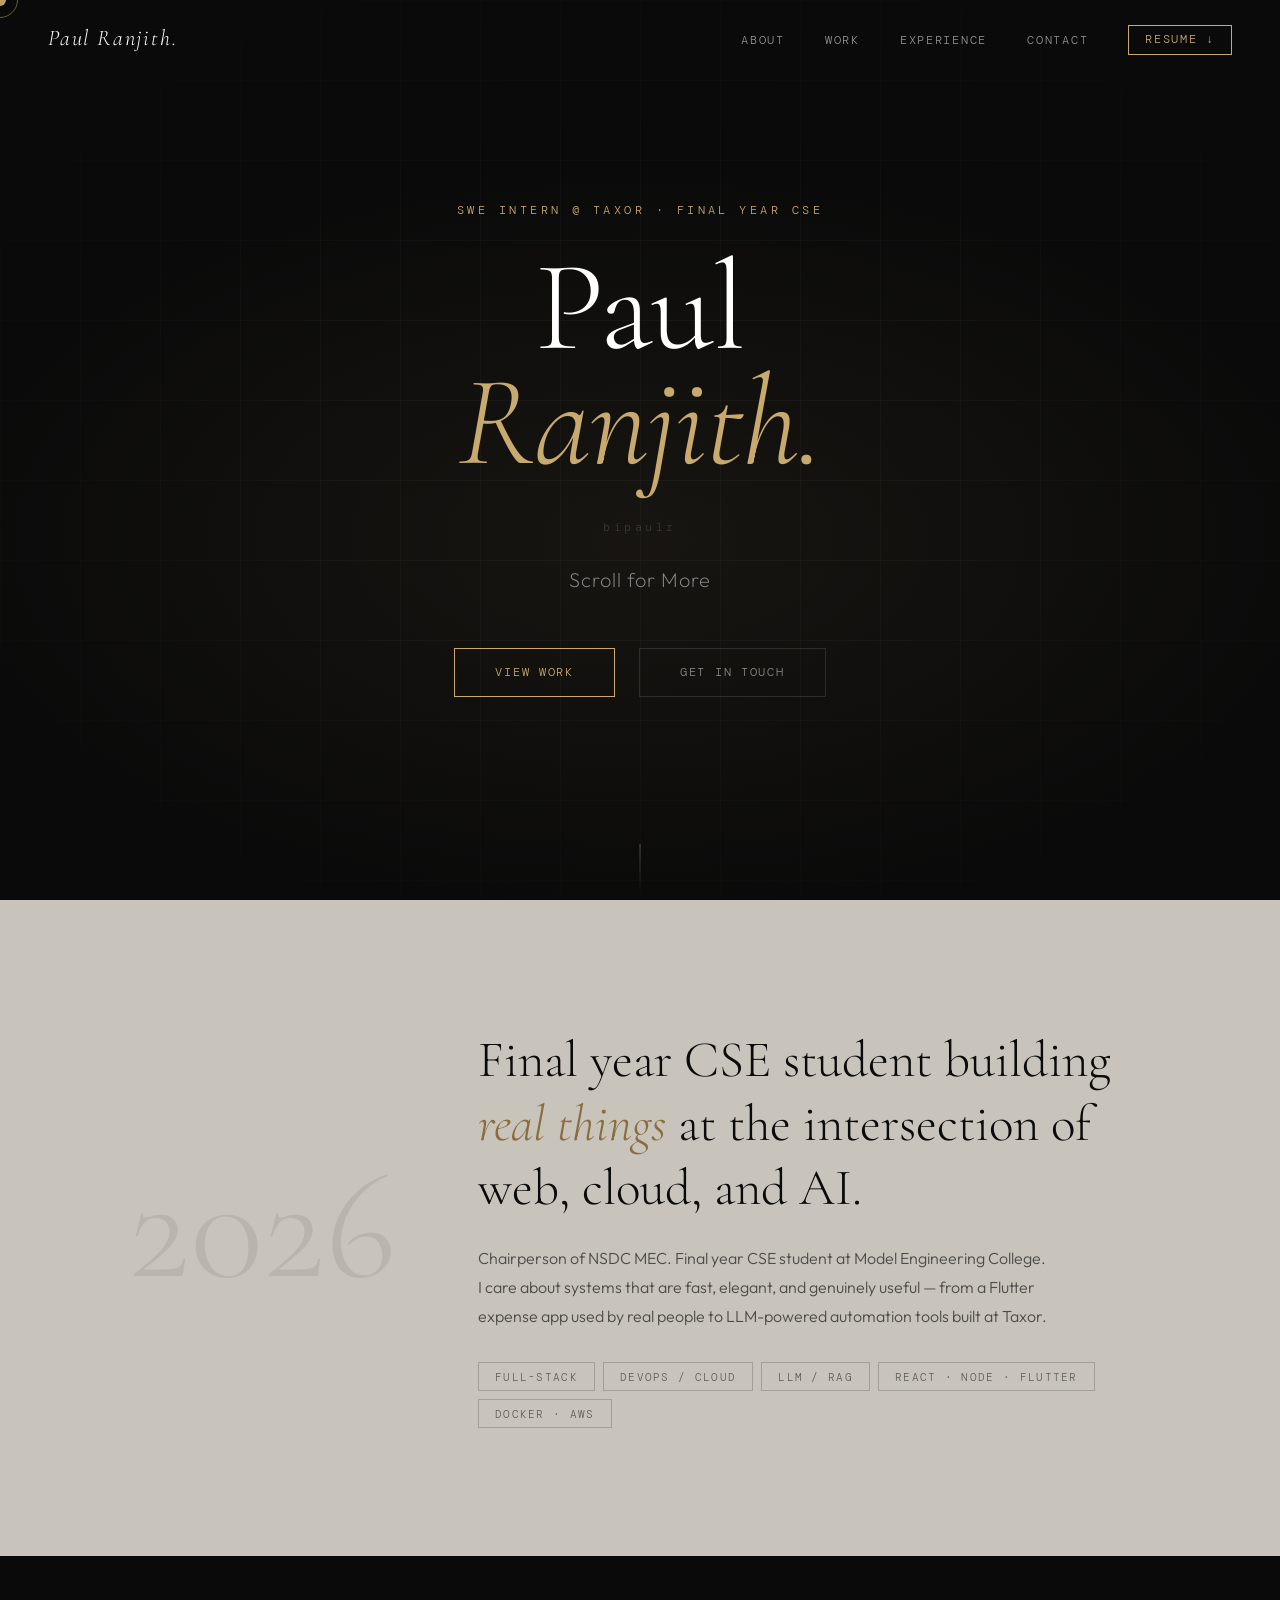
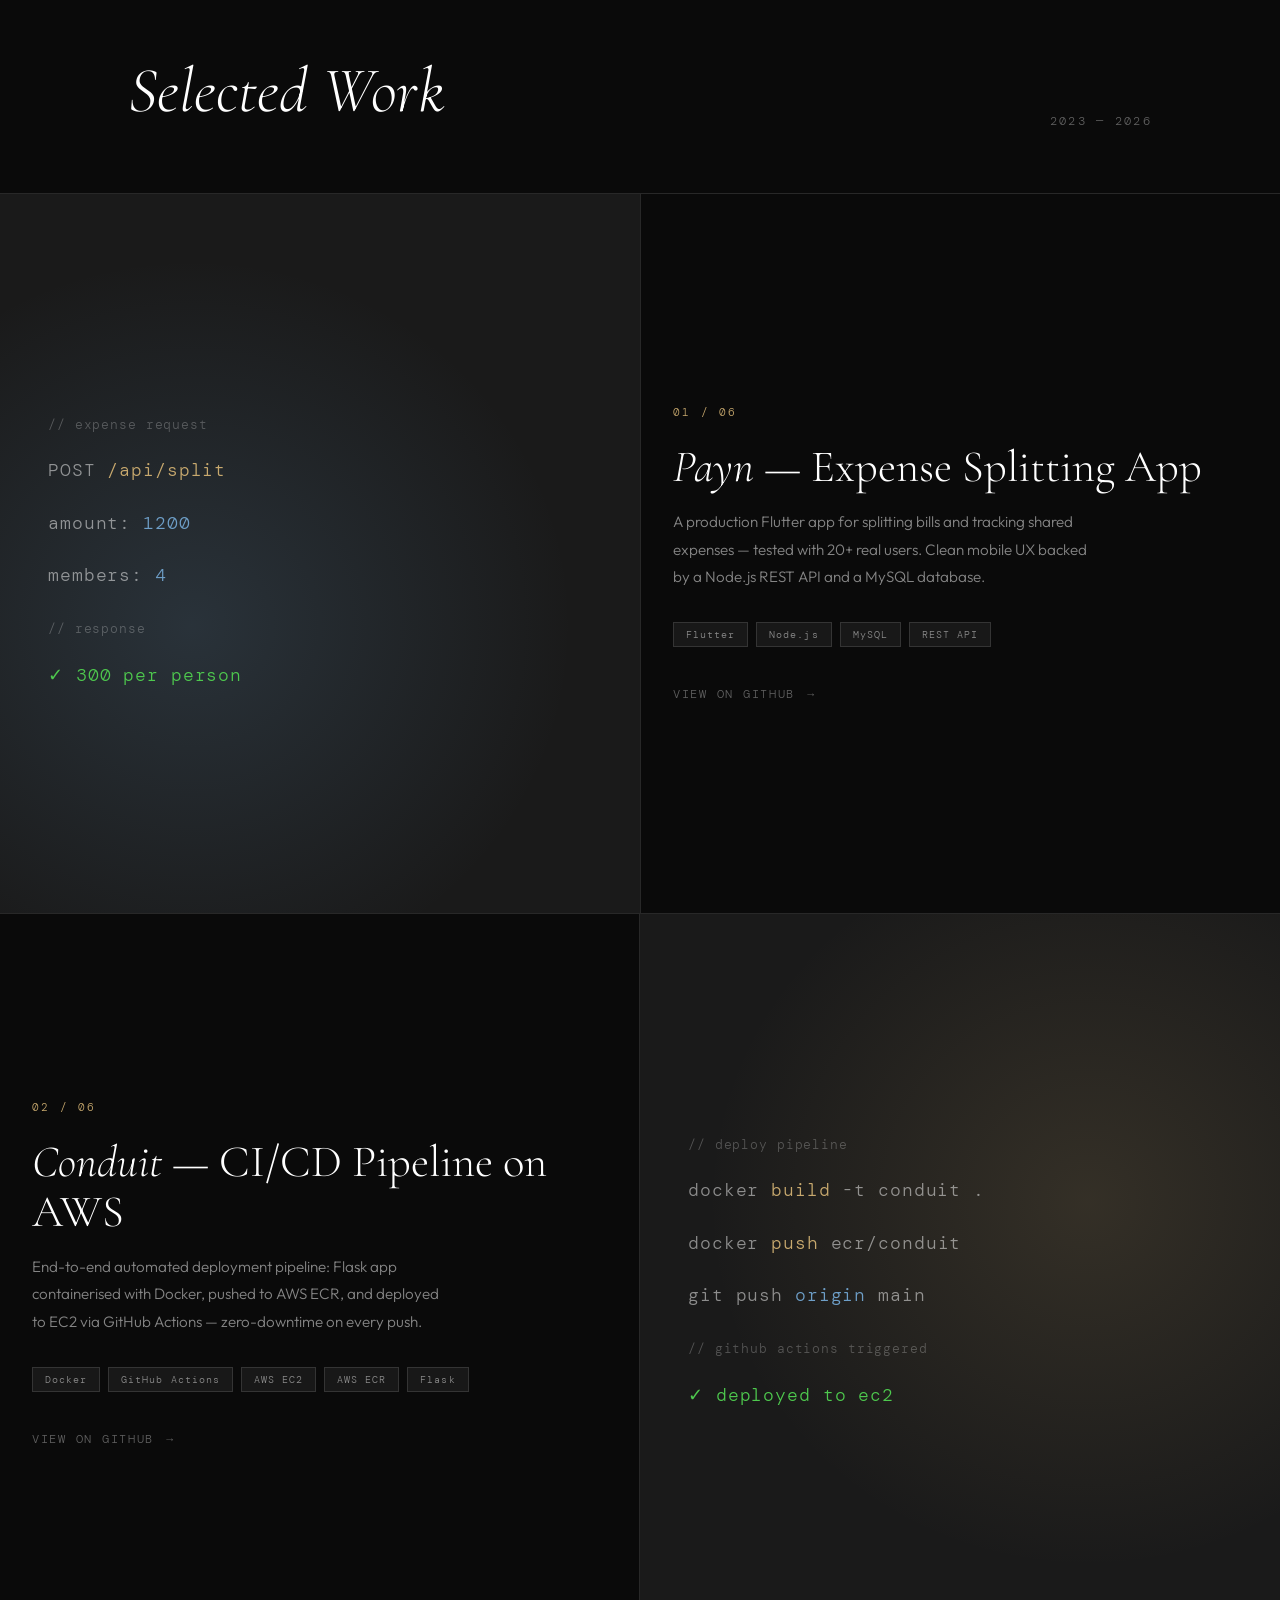
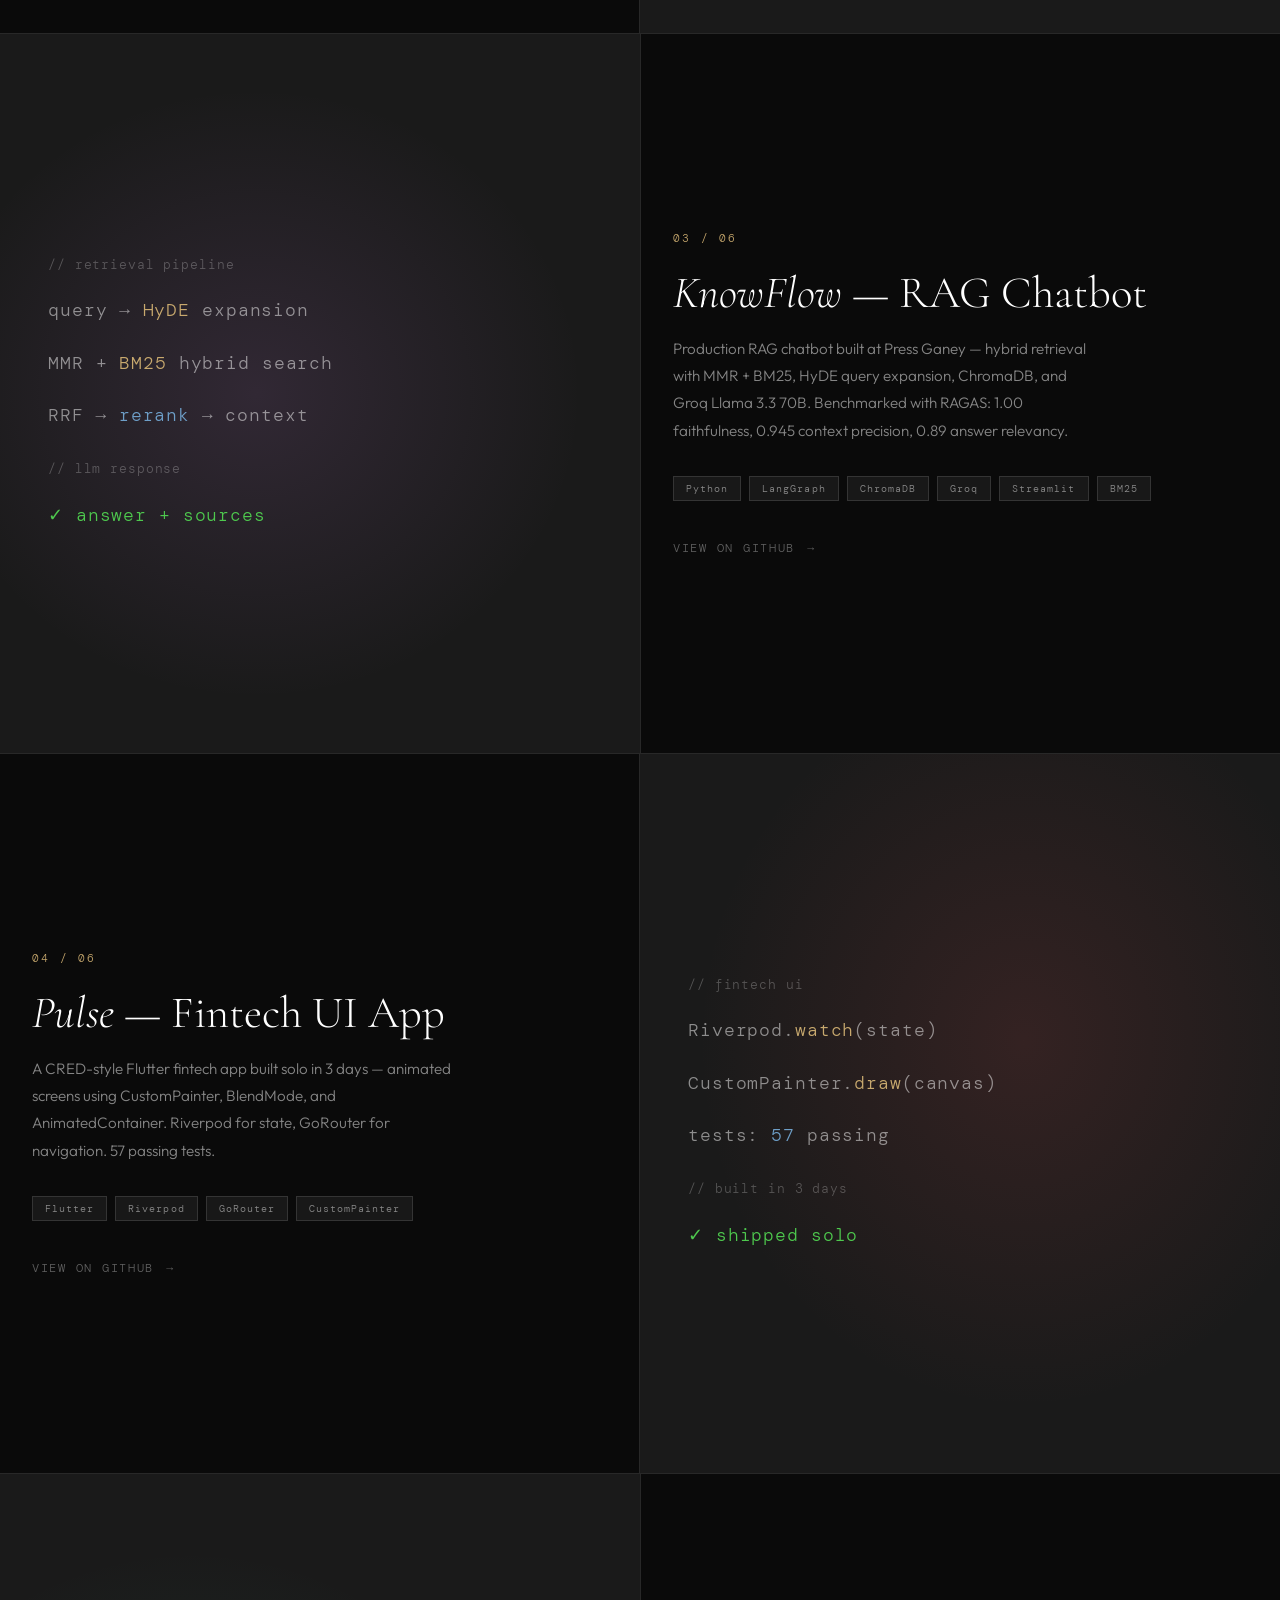
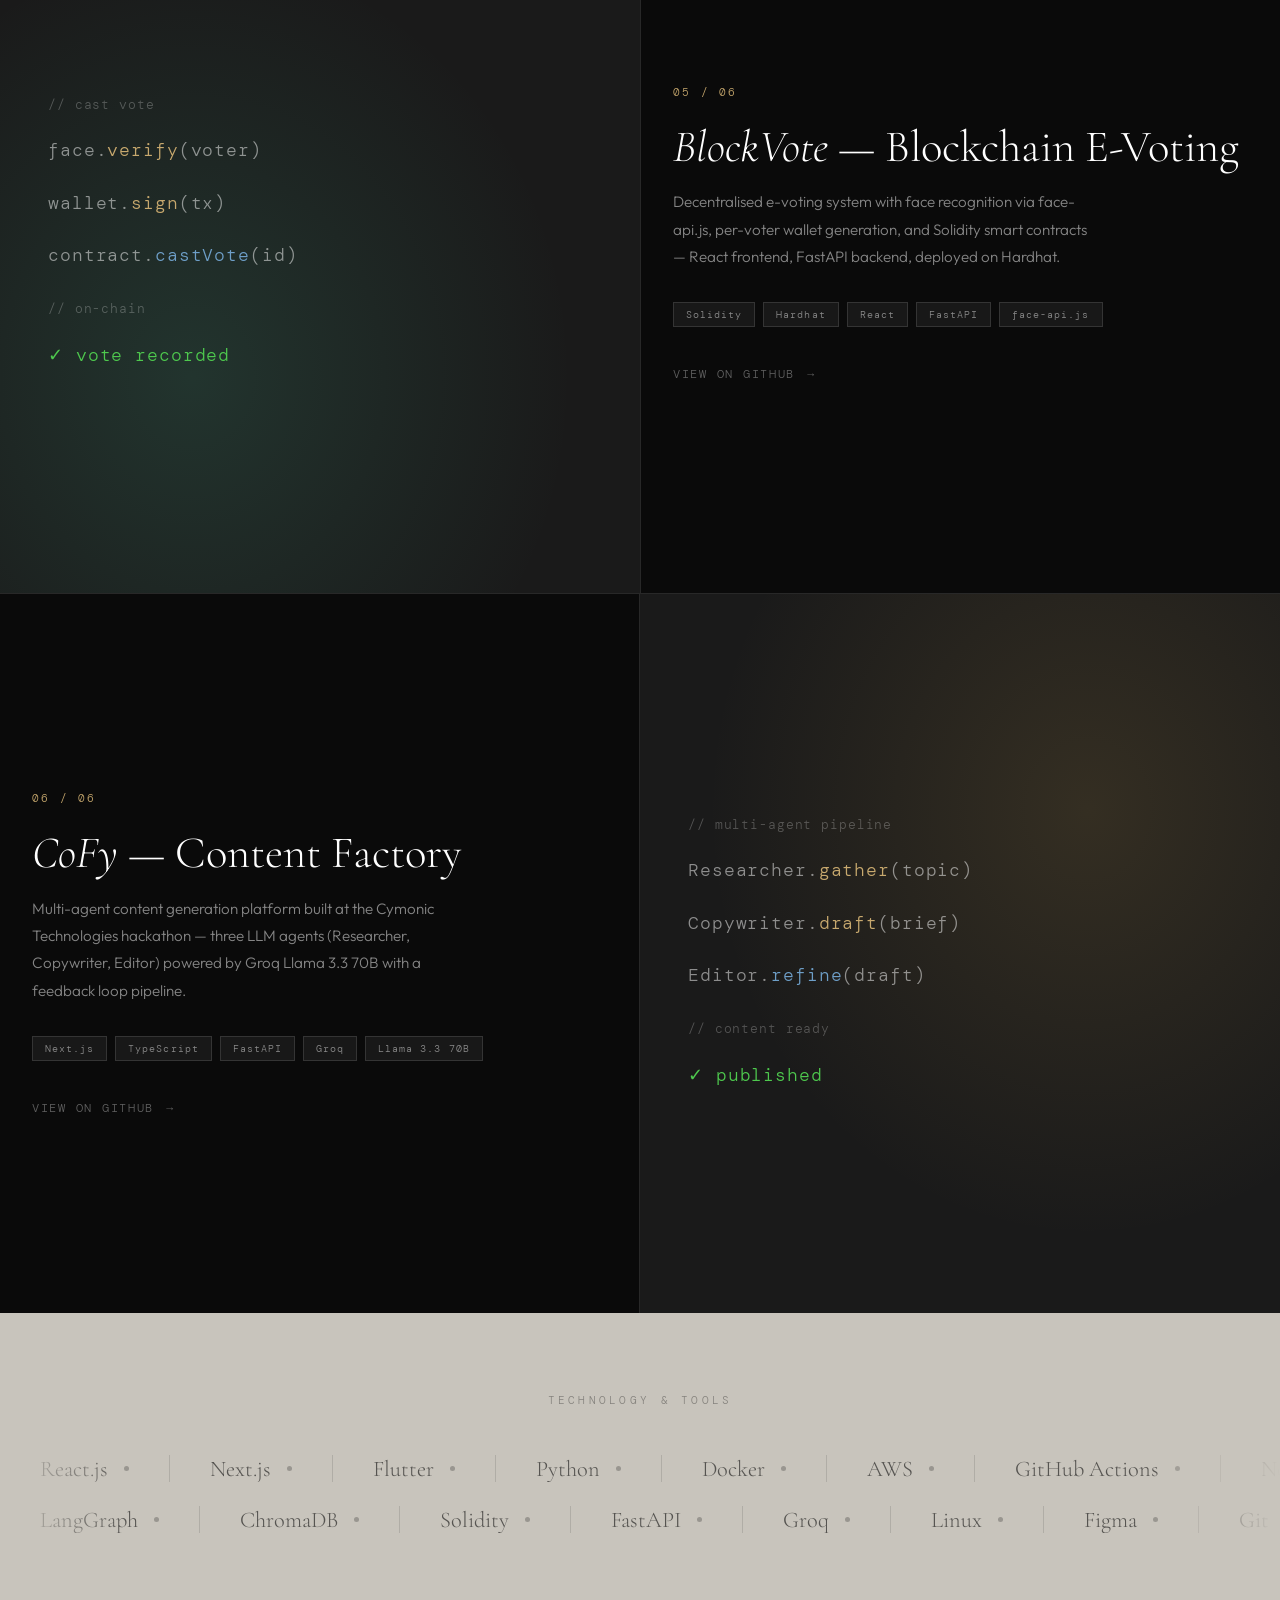
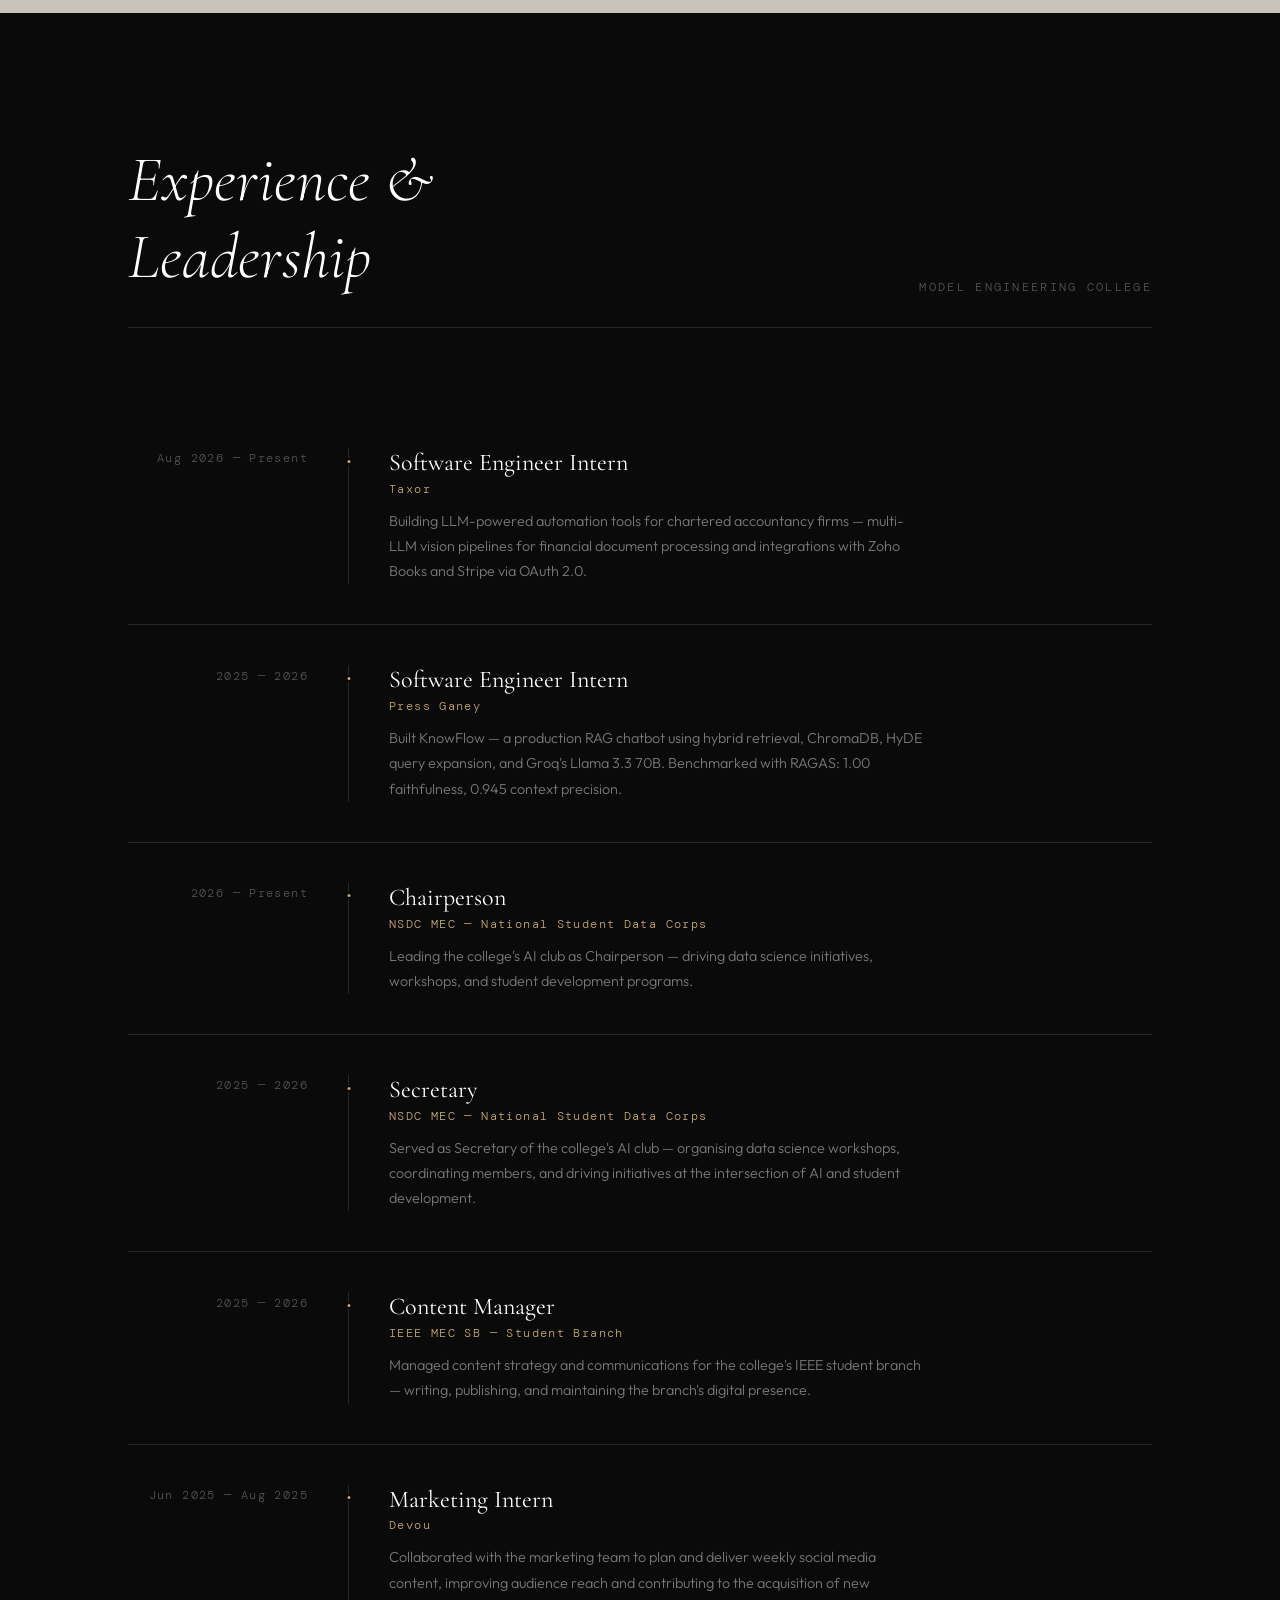
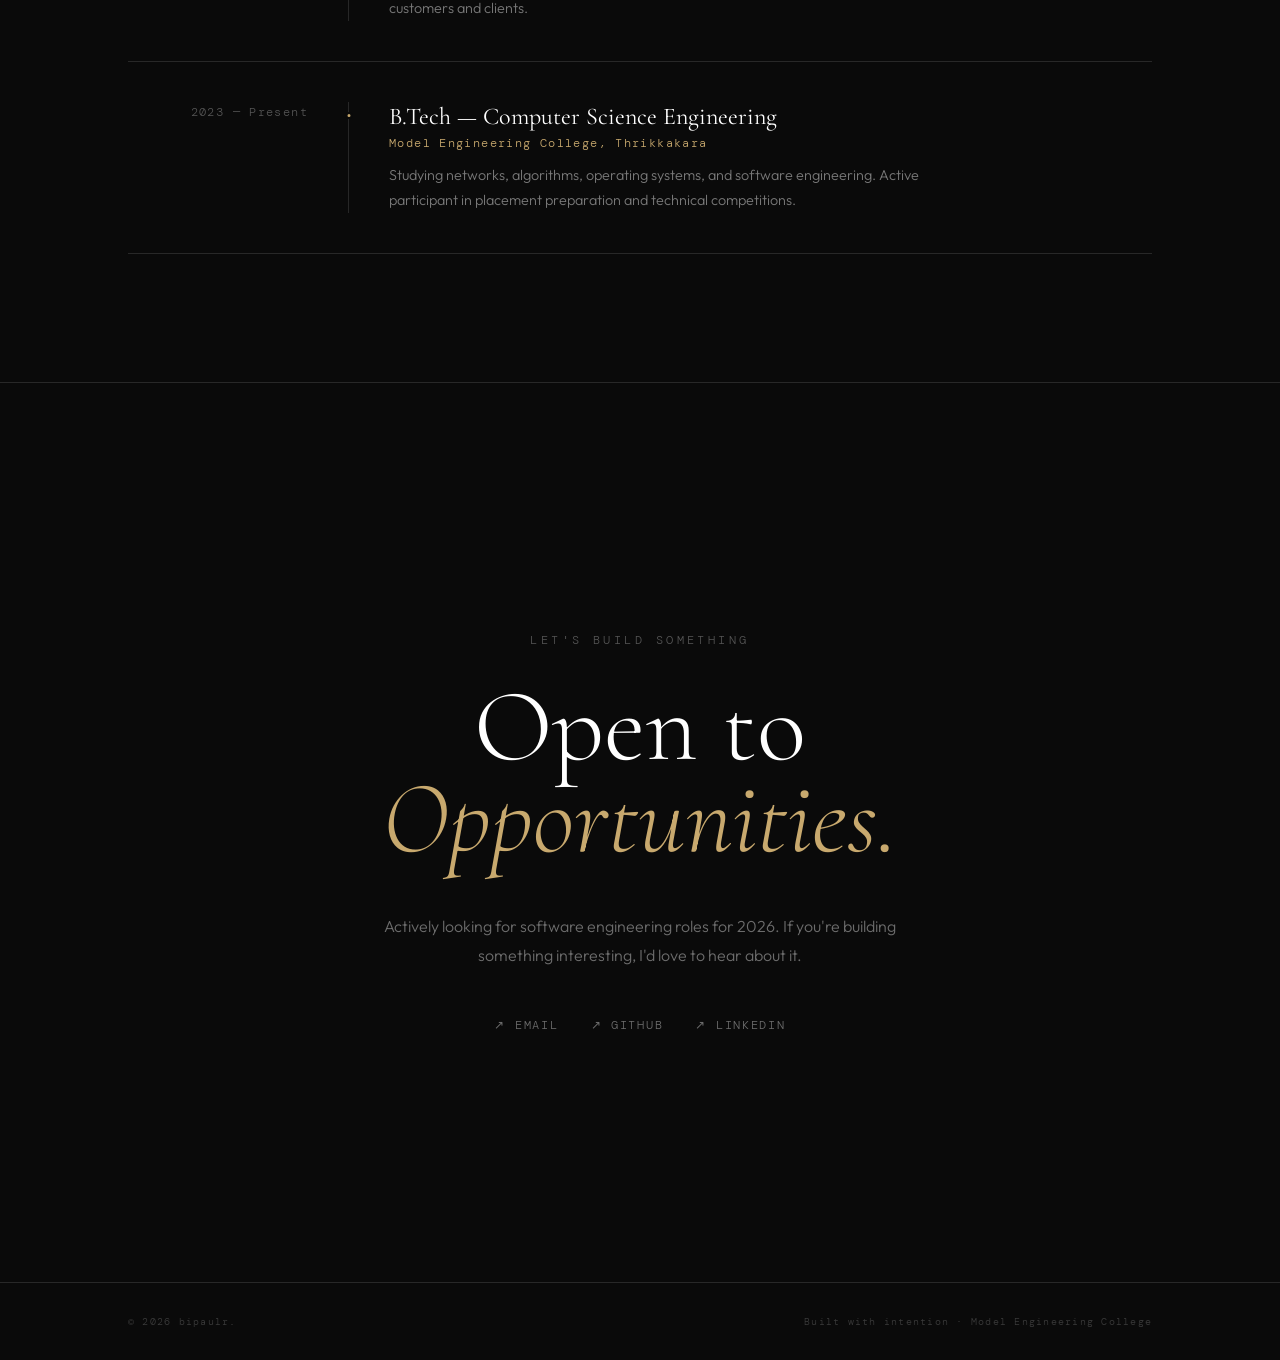
<file: index.html>
<!DOCTYPE html>
<html lang="en">
<head>
<meta charset="UTF-8">
<meta name="viewport" content="width=device-width, initial-scale=1.0">
<title>Paul Ranjith Portfolio</title>
<link rel="preconnect" href="https://fonts.googleapis.com">
<link href="https://fonts.googleapis.com/css2?family=Cormorant+Garamond:ital,wght@0,300;0,400;0,600;1,300;1,400&family=DM+Mono:wght@300;400&family=Outfit:wght@200;300;400;500&display=swap" rel="stylesheet">
<style>
  *, *::before, *::after { margin: 0; padding: 0; box-sizing: border-box; }
  :root {
    --ink: #0a0a0a; --paper: #c8c4bc; --smoke: #1a1a1a;
    --ghost: rgba(255,255,255,0.06); --line: rgba(255,255,255,0.12);
    --accent: #c8a96e; --accent-cold: #6e9fc8;
    --mono: 'DM Mono', monospace; --serif: 'Cormorant Garamond', serif; --sans: 'Outfit', sans-serif;
  }
  html { scroll-behavior: smooth; }
  body { background: var(--ink); color: #fff; font-family: var(--sans); font-weight: 300; overflow-x: hidden; cursor: none; }
  #cursor { position: fixed; width: 12px; height: 12px; background: var(--accent); border-radius: 50%; pointer-events: none; z-index: 9999; transform: translate(-50%, -50%); transition: transform 0.15s ease, width 0.2s, height 0.2s, opacity 0.2s; mix-blend-mode: difference; }
  #cursor-ring { position: fixed; width: 36px; height: 36px; border: 1px solid rgba(200,169,110,0.5); border-radius: 50%; pointer-events: none; z-index: 9998; transform: translate(-50%, -50%); transition: all 0.35s cubic-bezier(0.25,0.46,0.45,0.94); }
  body:has(a:hover) #cursor, body:has(button:hover) #cursor { width: 20px; height: 20px; }
  nav { position: fixed; top: 0; left: 0; right: 0; z-index: 100; display: flex; justify-content: space-between; align-items: center; padding: 1.5rem 3rem; transition: background 0.4s ease, backdrop-filter 0.4s; }
  nav.scrolled { background: rgba(10,10,10,0.85); backdrop-filter: blur(16px); border-bottom: 1px solid var(--line); }
  .nav-logo { font-family: var(--serif); font-size: 1.4rem; font-weight: 300; letter-spacing: 0.08em; color: #fff; text-decoration: none; font-style: italic; }
  .nav-links { display: flex; gap: 2.5rem; list-style: none; }
  .nav-links a { font-family: var(--mono); font-size: 0.72rem; letter-spacing: 0.15em; text-transform: uppercase; color: rgba(255,255,255,0.55); text-decoration: none; transition: color 0.2s; }
  .nav-resume { border: 1px solid var(--accent) !important; color: var(--accent) !important; padding: 0.4rem 1rem; }
  .nav-resume:hover { background: var(--accent); color: var(--ink) !important; }
  .nav-links a:hover { color: var(--accent); }
  section { min-height: 100vh; position: relative; display: flex; flex-direction: column; justify-content: center; overflow: hidden; }
  #hero { background: var(--ink); align-items: center; justify-content: center; text-align: center; }
  .hero-bg { position: absolute; inset: 0; background: radial-gradient(ellipse 80% 60% at 50% 60%, rgba(200,169,110,0.07) 0%, transparent 70%); }
  .hero-grid { position: absolute; inset: 0; background-image: linear-gradient(rgba(255,255,255,0.03) 1px, transparent 1px), linear-gradient(90deg, rgba(255,255,255,0.03) 1px, transparent 1px); background-size: 80px 80px; mask-image: radial-gradient(ellipse 70% 70% at 50% 50%, black 30%, transparent 100%); }
  .hero-content { position: relative; z-index: 2; }
  .hero-eyebrow { font-family: var(--mono); font-size: 0.72rem; letter-spacing: 0.3em; text-transform: uppercase; color: var(--accent); opacity: 0; transform: translateY(20px); animation: fadeUp 0.8s 0.3s forwards; margin-bottom: 2rem; }
  .hero-name { font-family: var(--serif); font-size: clamp(4rem, 10vw, 9rem); font-weight: 300; line-height: 0.9; letter-spacing: -0.01em; opacity: 0; transform: translateY(40px); animation: fadeUp 1s 0.6s forwards; }
  .hero-name em { font-style: italic; color: var(--accent); }
  .hero-handle { font-family: var(--mono); font-size: 0.72rem; letter-spacing: 0.3em; color: rgba(255,255,255,0.15); margin-top: 2.5rem; opacity: 0; transform: translateY(20px); animation: fadeUp 0.8s 0.9s forwards; }
  .hero-tagline { margin-top: 2rem; font-size: clamp(1rem, 2vw, 1.25rem); font-weight: 200; color: rgba(255,255,255,0.5); letter-spacing: 0.05em; opacity: 0; transform: translateY(20px); animation: fadeUp 0.8s 1s forwards; }
  .hero-cta { margin-top: 3.5rem; display: flex; gap: 1.5rem; justify-content: center; opacity: 0; transform: translateY(20px); animation: fadeUp 0.8s 1.3s forwards; }
  .btn-primary { font-family: var(--mono); font-size: 0.72rem; letter-spacing: 0.15em; text-transform: uppercase; text-decoration: none; padding: 1rem 2.5rem; border: 1px solid var(--accent); color: var(--accent); background: transparent; transition: all 0.3s ease; cursor: none; }
  .btn-primary:hover { background: var(--accent); color: var(--ink); }
  .btn-ghost { font-family: var(--mono); font-size: 0.72rem; letter-spacing: 0.15em; text-transform: uppercase; text-decoration: none; padding: 1rem 2.5rem; border: 1px solid var(--line); color: rgba(255,255,255,0.5); background: transparent; transition: all 0.3s ease; cursor: none; }
  .btn-ghost:hover { border-color: rgba(255,255,255,0.4); color: #fff; }
  .hero-scroll-hint { position: absolute; bottom: 0.5rem; left: 50%; transform: translateX(-50%); display: flex; flex-direction: column; align-items: center; gap: 0.5rem; opacity: 0; animation: fadeIn 1s 2s forwards; }
  .scroll-line { width: 1px; height: 48px; background: linear-gradient(to bottom, rgba(255,255,255,0.3), transparent); animation: scrollPulse 2s 2s infinite; }
  #about { background: var(--paper); color: var(--ink); min-height: 50vh; padding: 8rem 10%; flex-direction: row; align-items: center; gap: 8%; }
  .about-number { font-family: var(--serif); font-size: clamp(6rem, 12vw, 10rem); font-weight: 300; color: rgba(10,10,10,0.08); flex-shrink: 0; line-height: 1; }
  .about-text h2 { font-family: var(--serif); font-size: clamp(2rem, 4vw, 3.2rem); font-weight: 300; line-height: 1.25; margin-bottom: 1.5rem; }
  .about-text h2 em { font-style: italic; color: #8a6d3d; }
  .about-text p { font-size: 1rem; line-height: 1.8; color: rgba(10,10,10,0.65); max-width: 52ch; }
  .about-tags { display: flex; flex-wrap: wrap; gap: 0.5rem; margin-top: 2rem; }
  .tag { font-family: var(--mono); font-size: 0.68rem; letter-spacing: 0.12em; text-transform: uppercase; padding: 0.4rem 1rem; border: 1px solid rgba(10,10,10,0.2); color: rgba(10,10,10,0.55); }
  #work { background: var(--ink); padding: 0; min-height: auto; }
  .work-header { padding: 6rem 10% 4rem; display: flex; justify-content: space-between; align-items: flex-end; }
  .work-header h2 { font-family: var(--serif); font-size: clamp(2.5rem, 5vw, 4rem); font-weight: 300; font-style: italic; }
  .work-header span { font-family: var(--mono); font-size: 0.72rem; letter-spacing: 0.2em; text-transform: uppercase; color: rgba(255,255,255,0.35); }
  .projects-sequence { display: flex; flex-direction: column; }
  .project-panel { display: grid; grid-template-columns: 1fr 1fr; min-height: 80vh; border-top: 1px solid var(--line); opacity: 0; transform: translateY(60px); transition: opacity 0.8s ease, transform 0.8s ease; }
  .project-panel.visible { opacity: 1; transform: translateY(0); }
  .project-panel:nth-child(even) { direction: rtl; }
  .project-panel:nth-child(even) > * { direction: ltr; }
  .project-visual { position: relative; overflow: hidden; background: var(--smoke); }
  .project-visual-inner { position: absolute; inset: 0; display: flex; align-items: center; justify-content: center; font-family: var(--serif); font-size: 8rem; font-weight: 300; color: rgba(255,255,255,0.04); letter-spacing: -0.05em; transition: transform 0.6s ease; user-select: none; }
  .project-panel:hover .project-visual-inner { transform: scale(1.04); }
  .project-visual-accent { position: absolute; inset: 0; transition: opacity 0.4s ease; opacity: 0.6; }
  .payn-accent { background: radial-gradient(ellipse at 30% 60%, rgba(110,159,200,0.3) 0%, transparent 60%); }
  .conduit-accent { background: radial-gradient(ellipse at 70% 40%, rgba(200,169,110,0.25) 0%, transparent 60%); }
  .rag-accent { background: radial-gradient(ellipse at 40% 50%, rgba(180,120,200,0.25) 0%, transparent 60%); }
  .pulse-accent { background: radial-gradient(ellipse at 60% 40%, rgba(200,80,80,0.25) 0%, transparent 60%); }
  .blockvote-accent { background: radial-gradient(ellipse at 30% 70%, rgba(80,200,160,0.25) 0%, transparent 60%); }
  .cofy-accent { background: radial-gradient(ellipse at 70% 30%, rgba(200,160,80,0.25) 0%, transparent 60%); }
  .project-info { padding: 4rem 5%; display: flex; flex-direction: column; justify-content: center; border-left: 1px solid var(--line); }
  .project-panel:nth-child(even) .project-info { border-left: none; border-right: 1px solid var(--line); }
  .project-num { font-family: var(--mono); font-size: 0.68rem; letter-spacing: 0.2em; color: var(--accent); margin-bottom: 1.5rem; }
  .project-title { font-family: var(--serif); font-size: clamp(2rem, 3.5vw, 3rem); font-weight: 300; line-height: 1.1; margin-bottom: 1rem; }
  .project-title em { font-style: italic; }
  .project-desc { font-size: 0.95rem; line-height: 1.8; color: rgba(255,255,255,0.5); max-width: 42ch; margin-bottom: 2rem; }
  .project-stack { display: flex; flex-wrap: wrap; gap: 0.5rem; margin-bottom: 2.5rem; }
  .stack-chip { font-family: var(--mono); font-size: 0.65rem; letter-spacing: 0.1em; padding: 0.3rem 0.75rem; background: var(--ghost); border: 1px solid var(--line); color: rgba(255,255,255,0.5); }
  .project-link { font-family: var(--mono); font-size: 0.72rem; letter-spacing: 0.15em; text-transform: uppercase; color: rgba(255,255,255,0.35); text-decoration: none; display: flex; align-items: center; gap: 0.75rem; transition: color 0.2s; width: fit-content; }
  .project-link::after { content: '→'; transition: transform 0.2s; }
  .project-link:hover { color: var(--accent); }
  .project-link:hover::after { transform: translateX(4px); }
  #skills { background: var(--paper); color: var(--ink); min-height: auto; padding: 5rem 0; overflow: hidden; }
  .marquee-label { text-align: center; font-family: var(--mono); font-size: 0.68rem; letter-spacing: 0.3em; text-transform: uppercase; color: rgba(10,10,10,0.35); margin-bottom: 3rem; }
  .marquee-track { display: flex; gap: 0; overflow: hidden; -webkit-mask-image: linear-gradient(90deg, transparent, black 10%, black 90%, transparent); }
  .marquee-inner { display: flex; gap: 0; animation: marquee 25s linear infinite; white-space: nowrap; flex-shrink: 0; min-width: 100%; }
  .marquee-inner.rev { animation-direction: reverse; }
  .skill-item { display: inline-flex; align-items: center; gap: 1rem; padding: 0 2.5rem; border-right: 1px solid rgba(10,10,10,0.12); font-family: var(--serif); font-size: 1.4rem; font-weight: 300; color: rgba(10,10,10,0.6); white-space: nowrap; }
  .skill-item .dot { width: 5px; height: 5px; border-radius: 50%; background: rgba(10,10,10,0.25); display: inline-block; }
  #experience { background: var(--ink); padding: 8rem 10%; }
  .exp-header { display: flex; justify-content: space-between; align-items: flex-end; margin-bottom: 5rem; border-bottom: 1px solid var(--line); padding-bottom: 2rem; }
  .exp-header h2 { font-family: var(--serif); font-size: clamp(2.5rem, 5vw, 4rem); font-weight: 300; font-style: italic; }
  .exp-header p { font-family: var(--mono); font-size: 0.72rem; letter-spacing: 0.2em; text-transform: uppercase; color: rgba(255,255,255,0.3); }
  .timeline { display: flex; flex-direction: column; gap: 0; }
  .timeline-item { display: grid; grid-template-columns: 180px 1px 1fr; gap: 0 2.5rem; padding: 2.5rem 0; border-bottom: 1px solid var(--line); opacity: 0; transform: translateX(-30px); transition: opacity 0.6s ease, transform 0.6s ease; }
  .timeline-item.visible { opacity: 1; transform: translateX(0); }
  .timeline-date { font-family: var(--mono); font-size: 0.72rem; letter-spacing: 0.12em; color: rgba(255,255,255,0.3); text-align: right; padding-top: 0.2rem; }
  .timeline-line { background: var(--line); position: relative; }
  .timeline-line::before { content: ''; position: absolute; top: 0.6rem; left: 50%; transform: translateX(-50%); width: 7px; height: 7px; border-radius: 50%; background: var(--accent); border: 2px solid var(--ink); }
  .timeline-role { font-family: var(--serif); font-size: 1.5rem; font-weight: 400; margin-bottom: 0.3rem; }
  .timeline-org { font-family: var(--mono); font-size: 0.72rem; letter-spacing: 0.12em; color: var(--accent); margin-bottom: 0.75rem; }
  .timeline-desc { font-size: 0.9rem; line-height: 1.75; color: rgba(255,255,255,0.45); max-width: 60ch; }
  #contact { background: var(--ink); align-items: center; justify-content: center; text-align: center; padding: 8rem 10%; border-top: 1px solid var(--line); }
  .contact-kicker { font-family: var(--mono); font-size: 0.72rem; letter-spacing: 0.3em; text-transform: uppercase; color: rgba(255,255,255,0.3); margin-bottom: 2rem; }
  .contact-headline { font-family: var(--serif); font-size: clamp(3rem, 8vw, 7rem); font-weight: 300; line-height: 0.9; margin-bottom: 3rem; }
  .contact-headline em { font-style: italic; color: var(--accent); }
  .contact-links { display: flex; gap: 2rem; justify-content: center; flex-wrap: wrap; margin-top: 3rem; }
  .contact-link { font-family: var(--mono); font-size: 0.72rem; letter-spacing: 0.15em; text-transform: uppercase; color: rgba(255,255,255,0.4); text-decoration: none; transition: color 0.2s; display: flex; align-items: center; gap: 0.5rem; }
  .contact-link:hover { color: var(--accent); }
  footer { padding: 2rem 10%; border-top: 1px solid var(--line); display: flex; justify-content: space-between; align-items: center; background: var(--ink); }
  footer span { font-family: var(--mono); font-size: 0.65rem; letter-spacing: 0.12em; color: rgba(255,255,255,0.2); }
  @keyframes fadeUp { to { opacity: 1; transform: translateY(0); } }
  @keyframes fadeIn { to { opacity: 1; } }
  @keyframes scrollPulse { 0%, 100% { opacity: 0.3; transform: scaleY(1); } 50% { opacity: 1; transform: scaleY(1.3); } }
  @keyframes marquee { from { transform: translateX(0); } to { transform: translateX(-100%); } }
  .reveal { opacity: 0; transform: translateY(40px); transition: opacity 0.7s ease, transform 0.7s ease; }
  .reveal.visible { opacity: 1; transform: translateY(0); }
  @media (max-width: 768px) {
    nav { padding: 1.2rem 1.5rem; } .nav-links { display: none; }
    #about { flex-direction: column; padding: 5rem 8%; } .about-number { font-size: 6rem; }
    .project-panel { grid-template-columns: 1fr; min-height: auto; } .project-panel:nth-child(even) { direction: ltr; }
    .project-visual { min-height: 40vh; }
    .project-info { border-left: none !important; border-right: none !important; border-top: 1px solid var(--line); padding: 2.5rem 8%; }
    .work-header { padding: 4rem 8% 2rem; flex-direction: column; gap: 1rem; align-items: flex-start; }
    #experience { padding: 5rem 8%; } .timeline-item { grid-template-columns: 100px 1px 1fr; gap: 0 1.5rem; }
    .exp-header { flex-direction: column; gap: 1rem; align-items: flex-start; }
    footer { flex-direction: column; gap: 1rem; text-align: center; }
  }
</style>
</head>
<body>
<div id="cursor"></div>
<div id="cursor-ring"></div>

<nav id="nav">
  <a href="#hero" class="nav-logo">Paul Ranjith.</a>
  <ul class="nav-links">
    <li><a href="#about">About</a></li>
    <li><a href="#work">Work</a></li>
    <li><a href="#experience">Experience</a></li>
    <li><a href="#contact">Contact</a></li>
    <li><a href="resume.pdf" download class="nav-resume">Resume ↓</a></li>
  </ul>
</nav>

<section id="hero">
  <div class="hero-bg"></div>
  <div class="hero-grid"></div>
  <div class="hero-content">
    <div class="hero-eyebrow">SWE Intern @ Taxor · Final Year CSE</div>
    <h1 class="hero-name">Paul<br><em>Ranjith.</em></h1>
    <p class="hero-handle">bipaulr</p>
    <p class="hero-tagline">Scroll for More</p>
    <div class="hero-cta">
      <a href="#work" class="btn-primary">View Work</a>
      <a href="#contact" class="btn-ghost">Get in Touch</a>
    </div>
  </div>
  <div class="hero-scroll-hint">
    <div class="scroll-line"></div>
  </div>
</section>

<section id="about">
  <div class="about-number reveal">2026</div>
  <div class="about-text">
    <h2 class="reveal">Final year CSE student building <em>real things</em> at the intersection of web, cloud, and AI.</h2>
    <p class="reveal" style="transition-delay:0.1s">Chairperson of NSDC MEC. Final year CSE student at Model Engineering College. I care about systems that are fast, elegant, and genuinely useful — from a Flutter expense app used by real people to LLM-powered automation tools built at Taxor.</p>
    <div class="about-tags reveal" style="transition-delay:0.2s">
      <span class="tag">Full-Stack</span>
      <span class="tag">DevOps / Cloud</span>
      <span class="tag">LLM / RAG</span>
      <span class="tag">React · Node · Flutter</span>
      <span class="tag">Docker · AWS</span>
    </div>
  </div>
</section>

<section id="work">
  <div class="work-header">
    <h2 class="reveal">Selected Work</h2>
    <span class="reveal" style="transition-delay:0.1s">2023 — 2026</span>
  </div>
  <div class="projects-sequence">

    <!-- Payn -->
    <div class="project-panel">
      <div class="project-visual">
        <div class="project-visual-accent payn-accent"></div>
        <div class="project-visual-inner" style="flex-direction:column;align-items:flex-start;justify-content:center;font-family:'DM Mono',monospace;font-size:1.1rem;line-height:3;padding:3rem;width:100%;letter-spacing:0.05em;">
          <span style="color:rgba(255,255,255,0.25);font-size:0.8rem;">// expense request</span>
          <span style="color:rgba(255,255,255,0.5);">POST <span style="color:var(--accent);">/api/split</span></span>
          <span style="color:rgba(255,255,255,0.5);">amount: <span style="color:var(--accent-cold);">1200</span></span>
          <span style="color:rgba(255,255,255,0.5);">members: <span style="color:var(--accent-cold);">4</span></span>
          <span style="color:rgba(255,255,255,0.25);font-size:0.8rem;margin-top:0.5rem;">// response</span>
          <span style="color:#4ec94e;font-size:1.1rem;">✓ 300 per person</span>
        </div>
      </div>
      <div class="project-info">
        <div class="project-num">01 / 06</div>
        <h3 class="project-title"><em>Payn</em> — Expense Splitting App</h3>
        <p class="project-desc">A production Flutter app for splitting bills and tracking shared expenses — tested with 20+ real users. Clean mobile UX backed by a Node.js REST API and a MySQL database.</p>
        <div class="project-stack">
          <span class="stack-chip">Flutter</span><span class="stack-chip">Node.js</span><span class="stack-chip">MySQL</span><span class="stack-chip">REST API</span>
        </div>
        <a href="https://github.com/bipaulr/payn" class="project-link" target="_blank">View on GitHub</a>
      </div>
    </div>

    <!-- Conduit -->
    <div class="project-panel">
      <div class="project-visual">
        <div class="project-visual-accent conduit-accent"></div>
        <div class="project-visual-inner" style="flex-direction:column;align-items:flex-start;justify-content:center;font-family:'DM Mono',monospace;font-size:1.1rem;line-height:3;padding:3rem;width:100%;letter-spacing:0.05em;">
          <span style="color:rgba(255,255,255,0.25);font-size:0.8rem;">// deploy pipeline</span>
          <span style="color:rgba(255,255,255,0.5);">docker <span style="color:var(--accent);">build</span> -t conduit .</span>
          <span style="color:rgba(255,255,255,0.5);">docker <span style="color:var(--accent);">push</span> ecr/conduit</span>
          <span style="color:rgba(255,255,255,0.5);">git push <span style="color:var(--accent-cold);">origin</span> main</span>
          <span style="color:rgba(255,255,255,0.25);font-size:0.8rem;margin-top:0.5rem;">// github actions triggered</span>
          <span style="color:#4ec94e;font-size:1.1rem;">✓ deployed to ec2</span>
        </div>
      </div>
      <div class="project-info">
        <div class="project-num">02 / 06</div>
        <h3 class="project-title"><em>Conduit</em> — CI/CD Pipeline on AWS</h3>
        <p class="project-desc">End-to-end automated deployment pipeline: Flask app containerised with Docker, pushed to AWS ECR, and deployed to EC2 via GitHub Actions — zero-downtime on every push.</p>
        <div class="project-stack">
          <span class="stack-chip">Docker</span><span class="stack-chip">GitHub Actions</span><span class="stack-chip">AWS EC2</span><span class="stack-chip">AWS ECR</span><span class="stack-chip">Flask</span>
        </div>
        <a href="https://github.com/bipaulr/cicd-aws" class="project-link" target="_blank">View on GitHub</a>
      </div>
    </div>

    <!-- KnowFlow -->
    <div class="project-panel">
      <div class="project-visual">
        <div class="project-visual-accent rag-accent"></div>
        <div class="project-visual-inner" style="flex-direction:column;align-items:flex-start;justify-content:center;font-family:'DM Mono',monospace;font-size:1.1rem;line-height:3;padding:3rem;width:100%;letter-spacing:0.05em;">
          <span style="color:rgba(255,255,255,0.25);font-size:0.8rem;">// retrieval pipeline</span>
          <span style="color:rgba(255,255,255,0.5);">query → <span style="color:var(--accent);">HyDE</span> expansion</span>
          <span style="color:rgba(255,255,255,0.5);">MMR + <span style="color:var(--accent);">BM25</span> hybrid search</span>
          <span style="color:rgba(255,255,255,0.5);">RRF → <span style="color:var(--accent-cold);">rerank</span> → context</span>
          <span style="color:rgba(255,255,255,0.25);font-size:0.8rem;margin-top:0.5rem;">// llm response</span>
          <span style="color:#4ec94e;font-size:1.1rem;">✓ answer + sources</span>
        </div>
      </div>
      <div class="project-info">
        <div class="project-num">03 / 06</div>
        <h3 class="project-title"><em>KnowFlow</em> — RAG Chatbot</h3>
        <p class="project-desc">Production RAG chatbot built at Press Ganey — hybrid retrieval with MMR + BM25, HyDE query expansion, ChromaDB, and Groq Llama 3.3 70B. Benchmarked with RAGAS: 1.00 faithfulness, 0.945 context precision, 0.89 answer relevancy.</p>
        <div class="project-stack">
          <span class="stack-chip">Python</span><span class="stack-chip">LangGraph</span><span class="stack-chip">ChromaDB</span><span class="stack-chip">Groq</span><span class="stack-chip">Streamlit</span><span class="stack-chip">BM25</span>
        </div>
        <a href="https://github.com/bipaulr/RAG-internship" class="project-link" target="_blank">View on GitHub</a>
      </div>
    </div>

    <!-- Pulse -->
    <div class="project-panel">
      <div class="project-visual">
        <div class="project-visual-accent pulse-accent"></div>
        <div class="project-visual-inner" style="flex-direction:column;align-items:flex-start;justify-content:center;font-family:'DM Mono',monospace;font-size:1.1rem;line-height:3;padding:3rem;width:100%;letter-spacing:0.05em;">
          <span style="color:rgba(255,255,255,0.25);font-size:0.8rem;">// fintech ui</span>
          <span style="color:rgba(255,255,255,0.5);">Riverpod.<span style="color:var(--accent);">watch</span>(state)</span>
          <span style="color:rgba(255,255,255,0.5);">CustomPainter.<span style="color:var(--accent);">draw</span>(canvas)</span>
          <span style="color:rgba(255,255,255,0.5);">tests: <span style="color:var(--accent-cold);">57</span> passing</span>
          <span style="color:rgba(255,255,255,0.25);font-size:0.8rem;margin-top:0.5rem;">// built in 3 days</span>
          <span style="color:#4ec94e;font-size:1.1rem;">✓ shipped solo</span>
        </div>
      </div>
      <div class="project-info">
        <div class="project-num">04 / 06</div>
        <h3 class="project-title"><em>Pulse</em> — Fintech UI App</h3>
        <p class="project-desc">A CRED-style Flutter fintech app built solo in 3 days — animated screens using CustomPainter, BlendMode, and AnimatedContainer. Riverpod for state, GoRouter for navigation. 57 passing tests.</p>
        <div class="project-stack">
          <span class="stack-chip">Flutter</span><span class="stack-chip">Riverpod</span><span class="stack-chip">GoRouter</span><span class="stack-chip">CustomPainter</span>
        </div>
        <a href="https://github.com/bipaulr" class="project-link" target="_blank">View on GitHub</a>
      </div>
    </div>

    <!-- BlockVote -->
    <div class="project-panel">
      <div class="project-visual">
        <div class="project-visual-accent blockvote-accent"></div>
        <div class="project-visual-inner" style="flex-direction:column;align-items:flex-start;justify-content:center;font-family:'DM Mono',monospace;font-size:1.1rem;line-height:3;padding:3rem;width:100%;letter-spacing:0.05em;">
          <span style="color:rgba(255,255,255,0.25);font-size:0.8rem;">// cast vote</span>
          <span style="color:rgba(255,255,255,0.5);">face.<span style="color:var(--accent);">verify</span>(voter)</span>
          <span style="color:rgba(255,255,255,0.5);">wallet.<span style="color:var(--accent);">sign</span>(tx)</span>
          <span style="color:rgba(255,255,255,0.5);">contract.<span style="color:var(--accent-cold);">castVote</span>(id)</span>
          <span style="color:rgba(255,255,255,0.25);font-size:0.8rem;margin-top:0.5rem;">// on-chain</span>
          <span style="color:#4ec94e;font-size:1.1rem;">✓ vote recorded</span>
        </div>
      </div>
      <div class="project-info">
        <div class="project-num">05 / 06</div>
        <h3 class="project-title"><em>BlockVote</em> — Blockchain E-Voting</h3>
        <p class="project-desc">Decentralised e-voting system with face recognition via face-api.js, per-voter wallet generation, and Solidity smart contracts — React frontend, FastAPI backend, deployed on Hardhat.</p>
        <div class="project-stack">
          <span class="stack-chip">Solidity</span><span class="stack-chip">Hardhat</span><span class="stack-chip">React</span><span class="stack-chip">FastAPI</span><span class="stack-chip">face-api.js</span>
        </div>
        <a href="https://github.com/bipaulr" class="project-link" target="_blank">View on GitHub</a>
      </div>
    </div>

    <!-- CoFy -->
    <div class="project-panel">
      <div class="project-visual">
        <div class="project-visual-accent cofy-accent"></div>
        <div class="project-visual-inner" style="flex-direction:column;align-items:flex-start;justify-content:center;font-family:'DM Mono',monospace;font-size:1.1rem;line-height:3;padding:3rem;width:100%;letter-spacing:0.05em;">
          <span style="color:rgba(255,255,255,0.25);font-size:0.8rem;">// multi-agent pipeline</span>
          <span style="color:rgba(255,255,255,0.5);">Researcher.<span style="color:var(--accent);">gather</span>(topic)</span>
          <span style="color:rgba(255,255,255,0.5);">Copywriter.<span style="color:var(--accent);">draft</span>(brief)</span>
          <span style="color:rgba(255,255,255,0.5);">Editor.<span style="color:var(--accent-cold);">refine</span>(draft)</span>
          <span style="color:rgba(255,255,255,0.25);font-size:0.8rem;margin-top:0.5rem;">// content ready</span>
          <span style="color:#4ec94e;font-size:1.1rem;">✓ published</span>
        </div>
      </div>
      <div class="project-info">
        <div class="project-num">06 / 06</div>
        <h3 class="project-title"><em>CoFy</em> — Content Factory</h3>
        <p class="project-desc">Multi-agent content generation platform built at the Cymonic Technologies hackathon — three LLM agents (Researcher, Copywriter, Editor) powered by Groq Llama 3.3 70B with a feedback loop pipeline.</p>
        <div class="project-stack">
          <span class="stack-chip">Next.js</span><span class="stack-chip">TypeScript</span><span class="stack-chip">FastAPI</span><span class="stack-chip">Groq</span><span class="stack-chip">Llama 3.3 70B</span>
        </div>
        <a href="https://github.com/bipaulr" class="project-link" target="_blank">View on GitHub</a>
      </div>
    </div>

  </div>
</section>

<section id="skills">
  <div class="marquee-label">Technology &amp; Tools</div>
  <div class="marquee-track" style="margin-bottom:1.5rem">
    <div class="marquee-inner">
      <span class="skill-item">React.js <span class="dot"></span></span><span class="skill-item">Next.js <span class="dot"></span></span><span class="skill-item">Flutter <span class="dot"></span></span><span class="skill-item">Python <span class="dot"></span></span><span class="skill-item">Docker <span class="dot"></span></span><span class="skill-item">AWS <span class="dot"></span></span><span class="skill-item">GitHub Actions <span class="dot"></span></span><span class="skill-item">Node.js <span class="dot"></span></span>
    </div>
    <div class="marquee-inner" aria-hidden="true">
      <span class="skill-item">React.js <span class="dot"></span></span><span class="skill-item">Next.js <span class="dot"></span></span><span class="skill-item">Flutter <span class="dot"></span></span><span class="skill-item">Python <span class="dot"></span></span><span class="skill-item">Docker <span class="dot"></span></span><span class="skill-item">AWS <span class="dot"></span></span><span class="skill-item">GitHub Actions <span class="dot"></span></span><span class="skill-item">Node.js <span class="dot"></span></span>
    </div>
  </div>
  <div class="marquee-track">
    <div class="marquee-inner rev">
      <span class="skill-item">LangGraph <span class="dot"></span></span><span class="skill-item">ChromaDB <span class="dot"></span></span><span class="skill-item">Solidity <span class="dot"></span></span><span class="skill-item">FastAPI <span class="dot"></span></span><span class="skill-item">Groq <span class="dot"></span></span><span class="skill-item">Linux <span class="dot"></span></span><span class="skill-item">Figma <span class="dot"></span></span><span class="skill-item">Git <span class="dot"></span></span>
    </div>
    <div class="marquee-inner rev" aria-hidden="true">
      <span class="skill-item">LangGraph <span class="dot"></span></span><span class="skill-item">ChromaDB <span class="dot"></span></span><span class="skill-item">Solidity <span class="dot"></span></span><span class="skill-item">FastAPI <span class="dot"></span></span><span class="skill-item">Groq <span class="dot"></span></span><span class="skill-item">Linux <span class="dot"></span></span><span class="skill-item">Figma <span class="dot"></span></span><span class="skill-item">Git <span class="dot"></span></span>
    </div>
  </div>
</section>

<section id="experience">
  <div class="exp-header">
    <h2 class="reveal">Experience &amp;<br>Leadership</h2>
    <p class="reveal" style="transition-delay:0.1s">Model Engineering College</p>
  </div>
  <div class="timeline">

    <div class="timeline-item">
      <div class="timeline-date">Aug 2026 — Present</div>
      <div class="timeline-line"></div>
      <div class="timeline-content">
        <div class="timeline-role">Software Engineer Intern</div>
        <div class="timeline-org">Taxor</div>
        <div class="timeline-desc">Building LLM-powered automation tools for chartered accountancy firms — multi-LLM vision pipelines for financial document processing and integrations with Zoho Books and Stripe via OAuth 2.0.</div>
      </div>
    </div>

    <div class="timeline-item">
      <div class="timeline-date">2025 — 2026</div>
      <div class="timeline-line"></div>
      <div class="timeline-content">
        <div class="timeline-role">Software Engineer Intern</div>
        <div class="timeline-org">Press Ganey</div>
        <div class="timeline-desc">Built KnowFlow — a production RAG chatbot using hybrid retrieval, ChromaDB, HyDE query expansion, and Groq's Llama 3.3 70B. Benchmarked with RAGAS: 1.00 faithfulness, 0.945 context precision.</div>
      </div>
    </div>

    <div class="timeline-item">
      <div class="timeline-date">2026 — Present</div>
      <div class="timeline-line"></div>
      <div class="timeline-content">
        <div class="timeline-role">Chairperson</div>
        <div class="timeline-org">NSDC MEC — National Student Data Corps</div>
        <div class="timeline-desc">Leading the college's AI club as Chairperson — driving data science initiatives, workshops, and student development programs.</div>
      </div>
    </div>

    <div class="timeline-item">
      <div class="timeline-date">2025 — 2026</div>
      <div class="timeline-line"></div>
      <div class="timeline-content">
        <div class="timeline-role">Secretary</div>
        <div class="timeline-org">NSDC MEC — National Student Data Corps</div>
        <div class="timeline-desc">Served as Secretary of the college's AI club — organising data science workshops, coordinating members, and driving initiatives at the intersection of AI and student development.</div>
      </div>
    </div>

    <div class="timeline-item">
      <div class="timeline-date">2025 — 2026</div>
      <div class="timeline-line"></div>
      <div class="timeline-content">
        <div class="timeline-role">Content Manager</div>
        <div class="timeline-org">IEEE MEC SB — Student Branch</div>
        <div class="timeline-desc">Managed content strategy and communications for the college's IEEE student branch — writing, publishing, and maintaining the branch's digital presence.</div>
      </div>
    </div>

    <div class="timeline-item">
      <div class="timeline-date">Jun 2025 — Aug 2025</div>
      <div class="timeline-line"></div>
      <div class="timeline-content">
        <div class="timeline-role">Marketing Intern</div>
        <div class="timeline-org">Devou</div>
        <div class="timeline-desc">Collaborated with the marketing team to plan and deliver weekly social media content, improving audience reach and contributing to the acquisition of new customers and clients.</div>
      </div>
    </div>

    <div class="timeline-item">
      <div class="timeline-date">2023 — Present</div>
      <div class="timeline-line"></div>
      <div class="timeline-content">
        <div class="timeline-role">B.Tech — Computer Science Engineering</div>
        <div class="timeline-org">Model Engineering College, Thrikkakara</div>
        <div class="timeline-desc">Studying networks, algorithms, operating systems, and software engineering. Active participant in placement preparation and technical competitions.</div>
      </div>
    </div>

  </div>
</section>

<section id="contact">
  <div class="contact-kicker reveal">Let's build something</div>
  <div class="contact-headline reveal" style="transition-delay:0.1s">Open to<br><em>Opportunities.</em></div>
  <p class="reveal" style="transition-delay:0.2s; color: rgba(255,255,255,0.4); font-size:1rem; max-width:48ch; margin:0 auto; line-height:1.8">
    Actively looking for software engineering roles for 2026. If you're building something interesting, I'd love to hear about it.
  </p>
  <div class="contact-links reveal" style="transition-delay:0.3s">
    <a href="mailto:paulranjithc@gmail.com" class="contact-link">↗ Email</a>
    <a href="https://github.com/bipaulr" class="contact-link" target="_blank">↗ GitHub</a>
    <a href="https://linkedin.com/in/bipaulr" class="contact-link" target="_blank">↗ LinkedIn</a>
  </div>
</section>

<footer>
  <span>© 2026 bipaulr.</span>
  <span>Built with intention · Model Engineering College</span>
</footer>

<script>
  const cursor = document.getElementById('cursor');
  const ring = document.getElementById('cursor-ring');
  document.addEventListener('mousemove', e => {
    cursor.style.left = e.clientX + 'px';
    cursor.style.top = e.clientY + 'px';
    setTimeout(() => { ring.style.left = e.clientX + 'px'; ring.style.top = e.clientY + 'px'; }, 60);
  });
  const nav = document.getElementById('nav');
  window.addEventListener('scroll', () => { nav.classList.toggle('scrolled', window.scrollY > 60); });
  const observer = new IntersectionObserver((entries) => {
    entries.forEach((entry, i) => { if (entry.isIntersecting) { setTimeout(() => entry.target.classList.add('visible'), i * 80); } });
  }, { threshold: 0.12 });
  document.querySelectorAll('.reveal, .project-panel, .timeline-item').forEach(el => { observer.observe(el); });
  document.querySelectorAll('.timeline-item').forEach((item, i) => { item.style.transitionDelay = (i * 0.1) + 's'; });
</script>
</body>
</html>
</file>
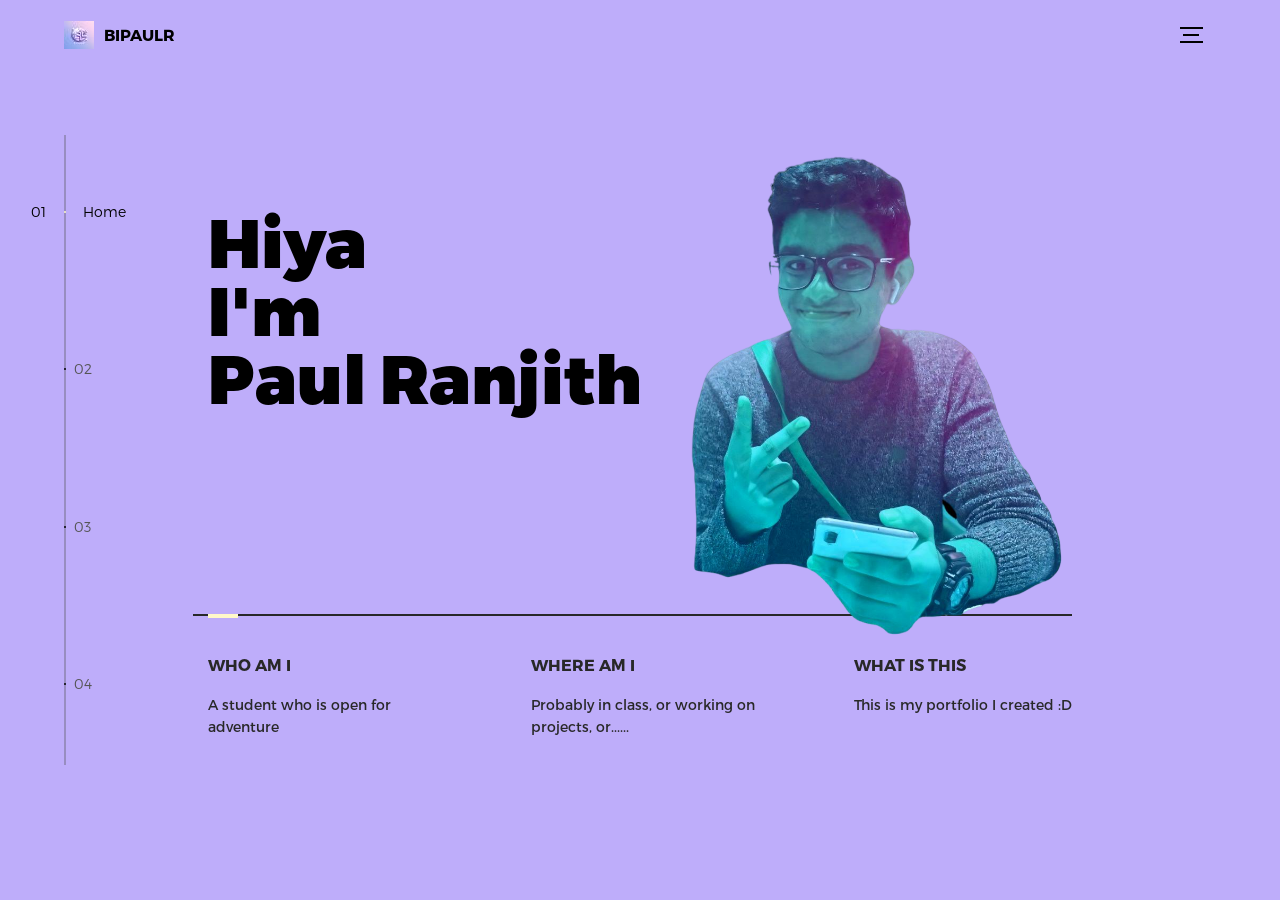
<file: global-master/index.html>
<!DOCTYPE html>
<html lang="en">
<head>
  <title>bipaulr</title>
  <meta charset="utf-8">
  <meta name="viewport" content="width=device-width, initial-scale=1">
  <meta http-equiv="X-UA-Compatible" content="IE=edge">
  <meta name="description" content="HTML5 website template">
  <meta name="keywords" content="global, template, html, sass, jquery">
  <meta name="author" content="Bucky Maler">
  <link rel="stylesheet" href="assets/css/main.css">
</head>
<body>

<!-- notification for small viewports and landscape oriented smartphones -->
<div class="device-notification">
  <a class="device-notification--logo" href="#0">
    <img src="assets/img/logo.jpg" alt="logo">
    <p>bipaulr</p>
  </a>
  <p class="device-notification--message">Global has so much to offer that we must request you orient your device to portrait or find a larger screen. You won't be disappointed.</p>
</div>

<div class="perspective effect-rotate-left">
  <div class="container"><div class="outer-nav--return"></div>
    <div id="viewport" class="l-viewport">
      <div class="l-wrapper">
        <header class="header">
          <a class="header--logo" href="#0">
            <img src="assets/img/logo.jpg" alt="logo">
            <p>bipaulr</p>
          </a>
          <button class="header--cta cta">Say Hi</button>
          <div class="header--nav-toggle">
            <span></span>
          </div>
        </header>
        <nav class="l-side-nav">
          <ul class="side-nav">
            <li class="is-active"><span>Home</span></li>
            <li><span>Works</span></li>
            <li><span>Education</span></li>
            <li><span>Say Hi</span></li>
          </ul>
        </nav>
        <ul class="l-main-content main-content">
          <li class="l-section section section--is-active">
            <div class="intro">
              <div class="intro--banner">
                <h1>Hiya<br>I'm<br>Paul Ranjith</h1>
                <button class="cta">Hire me
                  <svg version="1.1" id="Layer_1" xmlns="http://www.w3.org/2000/svg" xmlns:xlink="http://www.w3.org/1999/xlink" x="0px" y="0px" viewBox="0 0 150 118" style="enable-background:new 0 0 150 118;" xml:space="preserve">
                  <g transform="translate(0.000000,118.000000) scale(0.100000,-0.100000)">
                    <path d="M870,1167c-34-17-55-57-46-90c3-15,81-100,194-211l187-185l-565-1c-431,0-571-3-590-13c-55-28-64-94-18-137c21-20,33-20,597-20h575l-192-193C800,103,794,94,849,39c20-20,39-29,61-29c28,0,63,30,298,262c147,144,272,271,279,282c30,51,23,60-219,304C947,1180,926,1196,870,1167z"/>
                  </g>
                  </svg>
                  <span class="btn-background"></span>
                </button>
                <img src="assets/img/purple.png" width="750px" height="1000" alt="Welcome">
              </div>
              <div class="intro--options">
                <a href="#0">
                  <h3>Who am I</h3>
                  <p>A student who is open for adventure</p>
                </a>
                <a href="#0">
                  <h3>Where am I</h3>
                  <p>Probably in class, or working on projects, or......</p>
                </a>
                <a href="#0">
                  <h3>What is this</h3>
                  <p>This is my portfolio I created :D</p>
                </a>
              </div>
            </div>
          </li>
          <li class="l-section section">
            <div class="work">
              <h2>Selected work</h2>
              <div class="work--lockup">
                <ul class="slider">
                  <li class="slider--item slider--item-left">
                    <a href="https://www.linkedin.com/in/paul-ranjith-99b04a291/">
                      <div class="slider--item-image">
                        <img src="assets/img/4160a0a7-2f9a-4da7-a329-1d5e3e034acc-1746190487-1368999503-transformed.jpeg" alt="LinkedIn">
                      </div>
                      <p class="slider--item-title">LinkedIn</p>
                      <p class="slider--item-description">Go to my LikedIn</p>
                    </a>
                  </li>
                  <li class="slider--item slider--item-center">
                    <a href="https://linktr.ee/bipaulr">
                      <div class="slider--item-image">
                        <img src="assets/img/linktree.png" alt="Linktree">
                      </div>
                      <p class="slider--item-title">Linktree</p>
                      <p class="slider--item-description">Go to my </p>
                    </a>
                  </li>
                  <li class="slider--item slider--item-right">
                    <a href="https://github.com/bipaulr">
                      <div class="slider--item-image">
                        <img src="assets/img/github.jpg" alt="Github">
                      </div>
                      <p class="slider--item-title">Github</p>
                      <p class="slider--item-description">Go to my Github</p>
                    </a>
                  </li>
                </ul>
                <div class="slider--prev">
                  <svg version="1.1" id="Layer_1" xmlns="http://www.w3.org/2000/svg" xmlns:xlink="http://www.w3.org/1999/xlink" x="0px" y="0px"
                  viewBox="0 0 150 118" style="enable-background:new 0 0 150 118;" xml:space="preserve">
                  <g transform="translate(0.000000,118.000000) scale(0.100000,-0.100000)">
                    <path d="M561,1169C525,1155,10,640,3,612c-3-13,1-36,8-52c8-15,134-145,281-289C527,41,562,10,590,10c22,0,41,9,61,29
                    c55,55,49,64-163,278L296,510h575c564,0,576,0,597,20c46,43,37,109-18,137c-19,10-159,13-590,13l-565,1l182,180
                    c101,99,187,188,193,199c16,30,12,57-12,84C631,1174,595,1183,561,1169z"/>
                  </g>
                  </svg>
                </div>
                <div class="slider--next">
                  <svg version="1.1" id="Layer_1" xmlns="http://www.w3.org/2000/svg" xmlns:xlink="http://www.w3.org/1999/xlink" x="0px" y="0px" viewBox="0 0 150 118" style="enable-background:new 0 0 150 118;" xml:space="preserve">
                  <g transform="translate(0.000000,118.000000) scale(0.100000,-0.100000)">
                    <path d="M870,1167c-34-17-55-57-46-90c3-15,81-100,194-211l187-185l-565-1c-431,0-571-3-590-13c-55-28-64-94-18-137c21-20,33-20,597-20h575l-192-193C800,103,794,94,849,39c20-20,39-29,61-29c28,0,63,30,298,262c147,144,272,271,279,282c30,51,23,60-219,304C947,1180,926,1196,870,1167z"/>
                  </g>
                  </svg>
                </div>
              </div>
            </div>
          </li>
          <li class="l-section section">
            <div class="about">
              <div class="about--banner">
                <h2>These<br>are the places <br>that educated<br>me</h2>
                <a href="#0">Education
                  <span>
                    <svg version="1.1" id="Layer_1" xmlns="http://www.w3.org/2000/svg" xmlns:xlink="http://www.w3.org/1999/xlink" x="0px" y="0px" viewBox="0 0 150 118" style="enable-background:new 0 0 150 118;" xml:space="preserve">
                    <g transform="translate(0.000000,118.000000) scale(0.100000,-0.100000)">
                      <path d="M870,1167c-34-17-55-57-46-90c3-15,81-100,194-211l187-185l-565-1c-431,0-571-3-590-13c-55-28-64-94-18-137c21-20,33-20,597-20h575l-192-193C800,103,794,94,849,39c20-20,39-29,61-29c28,0,63,30,298,262c147,144,272,271,279,282c30,51,23,60-219,304C947,1180,926,1196,870,1167z"/>
                    </g>
                    </svg>
                  </span>
                </a>
                <img src="assets/img/explosion.png" alt="About Us">
              </div>
              <div class="about--options">
                <a href="https://devamatha.com/">
                  <h3>Devamatha</h3>
                </a>
                <a href="https://www.cps.ac.in/">
                  <h3>Chavara</h3>
                </a>
                <a href="https://www.mec.ac.in/">
                  <h3>Model</h3>
                </a>
              </div>
            </div>
          </li>
          
          <li class="l-section section">
            <div class="hire">
              <h2>Now lemme know YOU. Who are YOU?</h2>
              <!-- checkout formspree.io for easy form setup -->
              <form class="work-request">
                <div class="work-request--options">
                  <span class="options-a">
                    <input id="opt-1" type="checkbox" value="app design">
                    <label for="opt-1">
                      <svg version="1.1" id="Layer_1" xmlns="http://www.w3.org/2000/svg" xmlns:xlink="http://www.w3.org/1999/xlink" x="0px" y="0px"
                      viewBox="0 0 150 111" style="enable-background:new 0 0 150 111;" xml:space="preserve">
                      <g transform="translate(0.000000,111.000000) scale(0.100000,-0.100000)">
                        <path d="M950,705L555,310L360,505C253,612,160,700,155,700c-6,0-44-34-85-75l-75-75l278-278L550-5l475,475c261,261,475,480,475,485c0,13-132,145-145,145C1349,1100,1167,922,950,705z"/>
                      </g>
                      </svg>
                      Colleague
                    </label>
                    <input id="opt-2" type="checkbox" value="graphic design">
                    <label for="opt-2">
                      <svg version="1.1" id="Layer_1" xmlns="http://www.w3.org/2000/svg" xmlns:xlink="http://www.w3.org/1999/xlink" x="0px" y="0px"
                      viewBox="0 0 150 111" style="enable-background:new 0 0 150 111;" xml:space="preserve">
                      <g transform="translate(0.000000,111.000000) scale(0.100000,-0.100000)">
                        <path d="M950,705L555,310L360,505C253,612,160,700,155,700c-6,0-44-34-85-75l-75-75l278-278L550-5l475,475c261,261,475,480,475,485c0,13-132,145-145,145C1349,1100,1167,922,950,705z"/>
                      </g>
                      </svg>
                      Professor
                    </label>
                    <input id="opt-3" type="checkbox" value="motion design">
                    <label for="opt-3">
                      <svg version="1.1" id="Layer_1" xmlns="http://www.w3.org/2000/svg" xmlns:xlink="http://www.w3.org/1999/xlink" x="0px" y="0px"
                      viewBox="0 0 150 111" style="enable-background:new 0 0 150 111;" xml:space="preserve">
                      <g transform="translate(0.000000,111.000000) scale(0.100000,-0.100000)">
                        <path d="M950,705L555,310L360,505C253,612,160,700,155,700c-6,0-44-34-85-75l-75-75l278-278L550-5l475,475c261,261,475,480,475,485c0,13-132,145-145,145C1349,1100,1167,922,950,705z"/>
                      </g>
                      </svg>
                      Internship
                    </label>
                  </span>
                  <span class="options-b">
                    <input id="opt-4" type="checkbox" value="ux design">
                    <label for="opt-4">
                      <svg version="1.1" id="Layer_1" xmlns="http://www.w3.org/2000/svg" xmlns:xlink="http://www.w3.org/1999/xlink" x="0px" y="0px"
                      viewBox="0 0 150 111" style="enable-background:new 0 0 150 111;" xml:space="preserve">
                      <g transform="translate(0.000000,111.000000) scale(0.100000,-0.100000)">
                        <path d="M950,705L555,310L360,505C253,612,160,700,155,700c-6,0-44-34-85-75l-75-75l278-278L550-5l475,475c261,261,475,480,475,485c0,13-132,145-145,145C1349,1100,1167,922,950,705z"/>
                      </g>
                      </svg>
                      Family
                    </label>
                    <input id="opt-5" type="checkbox" value="webdesign">
                    <label for="opt-5">
                      <svg version="1.1" id="Layer_1" xmlns="http://www.w3.org/2000/svg" xmlns:xlink="http://www.w3.org/1999/xlink" x="0px" y="0px"
                      viewBox="0 0 150 111" style="enable-background:new 0 0 150 111;" xml:space="preserve">
                      <g transform="translate(0.000000,111.000000) scale(0.100000,-0.100000)">
                        <path d="M950,705L555,310L360,505C253,612,160,700,155,700c-6,0-44-34-85-75l-75-75l278-278L550-5l475,475c261,261,475,480,475,485c0,13-132,145-145,145C1349,1100,1167,922,950,705z"/>
                      </g>
                      </svg>
                      Friend
                    </label>
                    
                  </span>
                </div>
                <div class="work-request--information">
                  <div class="information-name">
                    <input id="name" type="text" spellcheck="false">
                    <label for="name">Name</label>
                  </div>
                  <div class="information-email">
                    <input id="email" type="email" spellcheck="false">
                    <label for="email">Email</label>
                  </div>
                </div>
                <input type="submit" value="Say Hi">
              </form>
            </div>
          </li>
        </ul>
      </div>
    </div>
  </div>
  <ul class="outer-nav">
    <li class="is-active">Home</li>
    <li>Works</li>
    <li>Education</li>
   
    <li>Say Hi</li>
  </ul>
</div>

<script src="https://ajax.googleapis.com/ajax/libs/jquery/2.2.4/jquery.min.js"></script>
<script>window.jQuery || document.write('<script src="assets/js/vendor/jquery-2.2.4.min.js"><\/script>')</script>
<script src="assets/js/functions-min.js"></script>
</body>
</html>
</file>
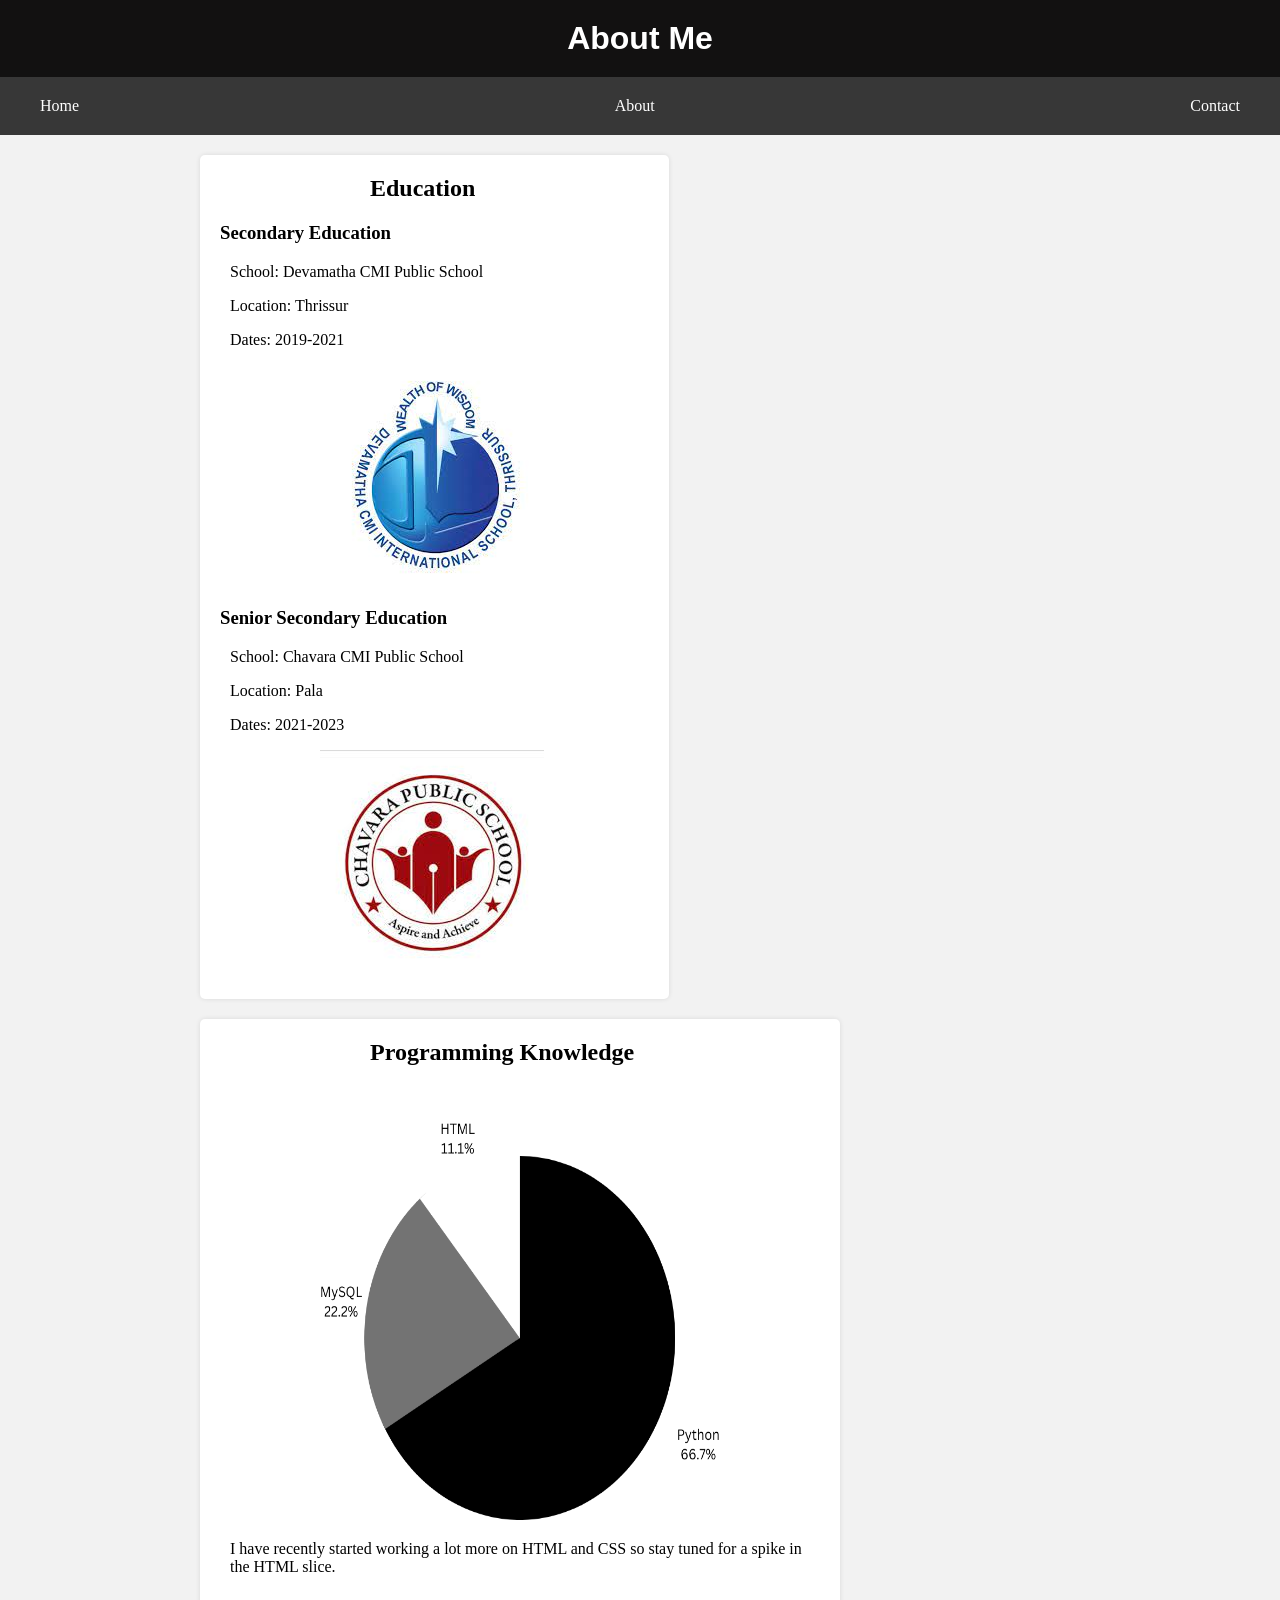
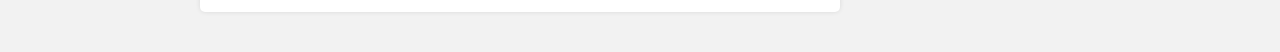
<file: About_me.html>
<!DOCTYPE html>
<html>
<head>
	<title>Paul's Portfolio</title>
	<style type="text/css">
		body {
			background-color: #f2f2f2;
			font-family: 'Cascadia Mono', sans-serif;
			margin: 0;
			padding: 0;
		}
		header {
			background-color: #121111;
			color: #fff;
			padding: 20px;
			text-align: center;
		}
		h1 {
			margin: 0;
		}
		nav {
			background-color: #373737;
			color: #fff;
			display: flex;
			flex-wrap: wrap;
			justify-content: space-between;
			padding: 10px 20px  ;
            font-family: 'Cascadia Mono', serif;
		}
		nav a {
			color: #fff;
			text-decoration: none;
			padding: 10px 20px;
		}
		main {
			display: flex;
			flex-wrap: wrap;
			margin-top: 20px;
			padding-bottom: 20px;
            margin-left: 100px;
		}
		main article {
			background-color: #fff;
			border-radius: 5px;
			box-shadow: 0px 0px 5px rgba(0,0,0,0.1);
			flex-basis: calc(33.33% - 20px);
            margin-left: 100px;
			margin-right: 20px;
			margin-bottom: 20px;
			padding: 20px;
            font-family: "Cascadia Mono", serif;
		}
		main article h2 {
			margin-top: 0;
            margin-left: 150px;
		}
        main article h3 {
            margin-left:0px ;

        }
		main article p {
			margin-left: 10px;
		}
        main article img{
            margin-left: 100px;
            margin-right: 100px;
        }
        
    </style>
</head>
<body>
<header>
    <h1>About Me</h1>
</header>
<nav>
    <a href="portfolio.html">Home</a>
    <a href="About_me.html">About</a>
    <a href="Contact.html">Contact</a>
</nav>
<main>
    <article>
        <h2>Education</h2>
        
        
        
        <div class="Senior Secondary Education">
            <h3>Secondary Education</h3>
            <p>School: Devamatha CMI Public School</p>
            <p>Location: Thrissur</p>
            <p>Dates: 2019-2021</p>
            <img src="devamatha.jpeg" alt="Logo of Devamatha CMI Public School">
            <h3>Senior Secondary Education</h3>
            <p>School: Chavara CMI Public School</p>
            <p>Location: Pala</p>
            <p>Dates: 2021-2023</p>
            <img src="cps.jpeg" alt="Logo of Chavara CMI Public School">
            
        </div>
        
    </article>
    <article>
        <h2>Programming Knowledge</h2>
        <p>                                                        </p>
        <img src="pie.png" alt="pie" width="400" height="400">
        <p>I have recently started working a lot more on HTML and CSS so stay tuned for a spike in the HTML slice.</p>

    </article>
    
</main>



</body>
</html>
</file>
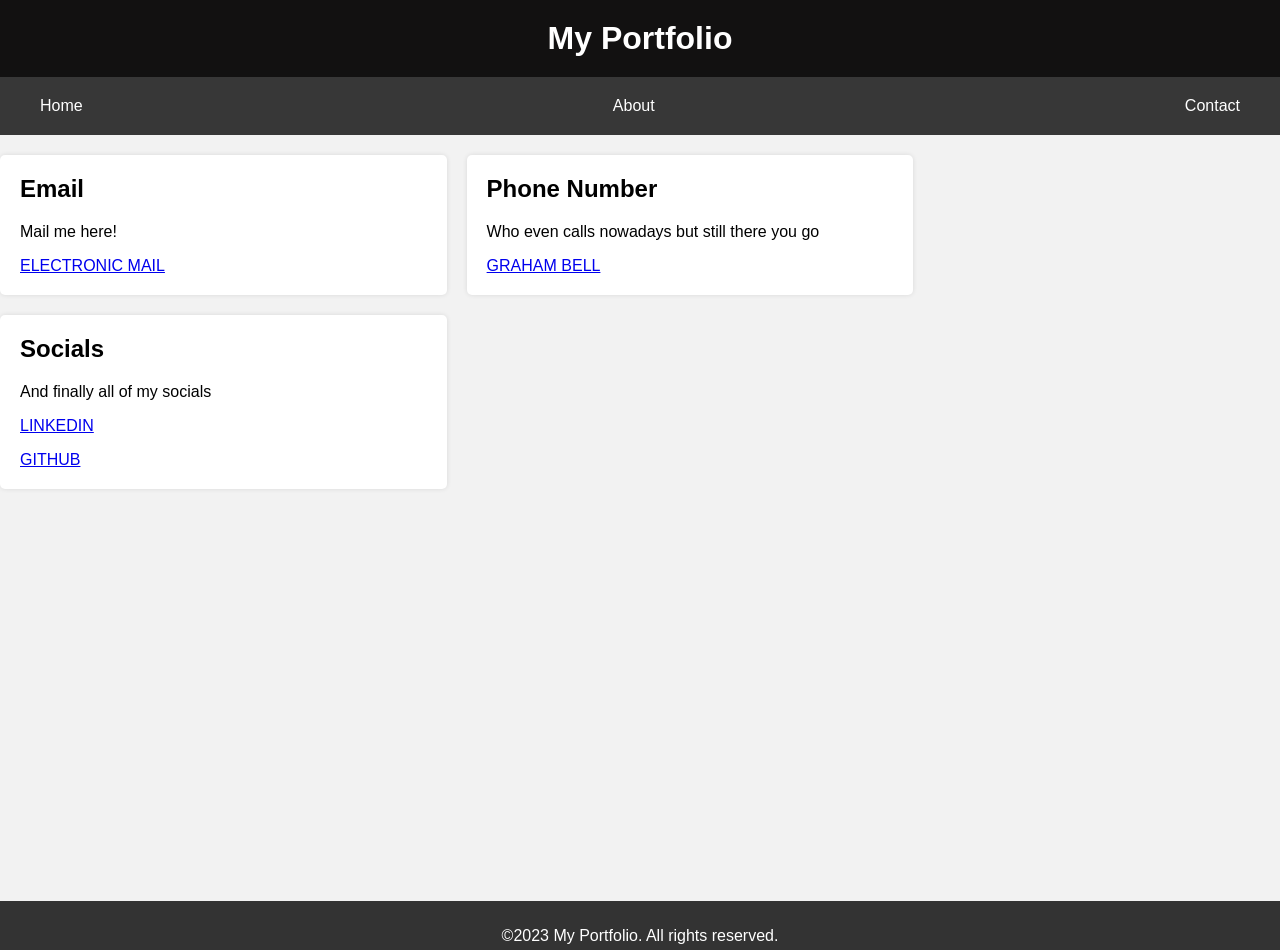
<file: Contact.html>
<!DOCTYPE html>
<html>
<head>
	<title>Paul's Portfolio</title>
	<style type="text/css">
		body {
			background-color: #f2f2f2;
			font-family: 'Cascadia Mono', sans-serif;
			margin: 0;
			padding: 0;
		}
		header {
			background-color: #121111;
			color: #fff;
			padding: 20px;
			text-align: center;
		}
		h1 {
			margin: 0;
		}
		nav {
			background-color: #373737;
			color: #fff;
			display: flex;
			flex-wrap: wrap;
			justify-content: space-between;
			padding: 10px 20px;
		}
		nav a {
			color: #fff;
			text-decoration: none;
			padding: 10px 20px;
		}
		main {
			display: flex;
			flex-wrap: wrap;
			margin-top: 20px;
			padding-bottom: 20px;
		}
		main article {
			background-color: #fff;
			border-radius: 5px;
			box-shadow: 0px 0px 5px rgba(0,0,0,0.1);
			flex-basis: calc(33.33% - 20px);
			margin-right: 20px;
			margin-bottom: 20px;
			padding: 20px;
		}
		main article h2 {
			margin-top: 0;
		}
		main article p {
			margin-top: 10px;
		}
        footer {
            background-color:#333; 
            color:#fff; 
            text-align:center; 
            padding-top:10px; 
            padding-bottom:10px; 
            position:absolute; 
            bottom:-50px; 
            width:100%;
        }
        footer p{
            margin-bottom:-5px; 
        }
    </style>
</head>
<body>
<header>
    <h1>My Portfolio</h1>
</header>
<nav>
    <a href="portfolio.html">Home</a>
    <a href="About_me.html">About</a>
    <a href="Contact.html">Contact</a>
</nav>
<main>
    <article>
        <h2>Email</h2>
        <p>Mail me here!</p>
        <a href="mailto:paulranjithc@gmail.com">ELECTRONIC MAIL</a>
    </article>
    <article>
        <h2>Phone Number</h2>
        <p>Who even calls nowadays but still there you go</p>
        <a href="tel:8330858533">GRAHAM BELL    </a>
    </article>
    <article>
        <h2>Socials</h2>
        <p>And finally all of my socials</p>
        <a href="https://www.linkedin.com/in/paul-ranjith-99b04a291/">LINKEDIN</a>
        <p></p>
        <a href="https://github.com/bipaulr">GITHUB</a>
    </article>
</main>

<footer><p>©2023 My Portfolio. All rights reserved.</p></footer>

</body>
</html>
</file>
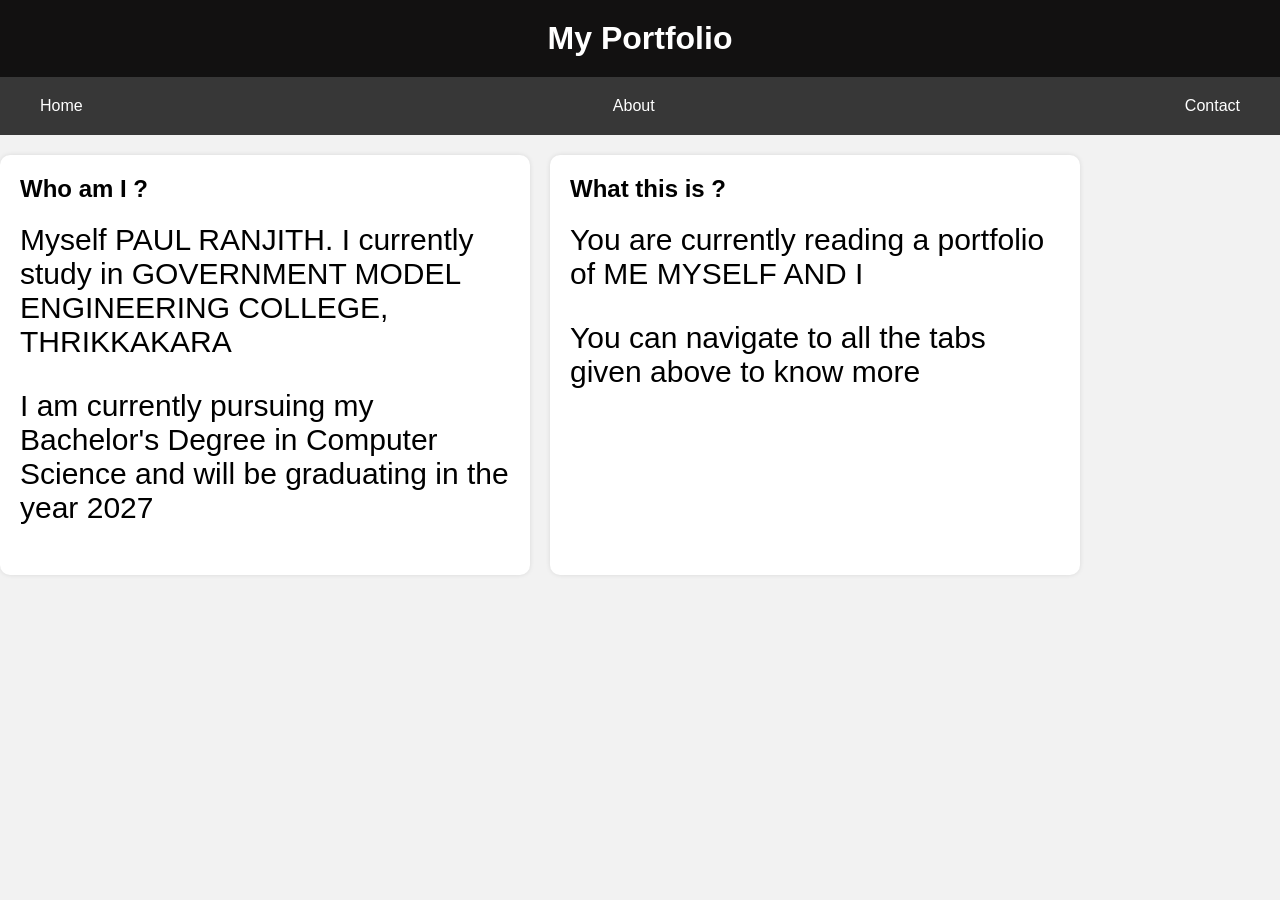
<file: portfolio.html>
<!DOCTYPE html>
<html>
<head>
	<title>Paul's Portfolio</title>
	<style type="text/css">
		body {
			background-color: #f2f2f2;
			font-family: 'Cascadia Mono', sans-serif;
			margin: 0;
			padding: 0;
		}
		header {
			background-color: #121111;
			color: #fff;
			padding: 20px;
			text-align: center;
		}
		h1 {
			margin: 0;
		}
		nav {
			background-color: #373737;
			color: #fff;
			display: flex;
			flex-wrap: wrap;
			justify-content: space-between;
			padding: 10px 20px;
		}
		nav a {
			color: #fff;
			text-decoration: none;
			padding: 10px 20px;
		}
		main {
			display: flex;
			flex-wrap: wrap;
			margin-top: 20px;
			padding-bottom: 20px;
		}
		main article {
			background-color: #fff;
			border-radius: 10px;
			box-shadow: 0px 0px 5px rgba(0,0,0,0.1);
			flex-basis: calc(50% - 150px);
			margin-right: 20px;
            
			margin-bottom: 20px;
			padding: 20px;
		}
		main article h2 {
			margin-top: 0;
		}
		main article p {
            font-size: 30px;
			margin-top: 10px;
		}
        footer {
            background-color:#333; 
            color:#fff; 
            text-align:center; 
            padding-top:10px; 
            padding-bottom:10px; 
            position:absolute; 
            bottom:-50px; 
            width:100%;
        }
        footer p{
            margin-bottom:-5px; 
        }
    </style>
</head>
<body>
<header>
    <h1>My Portfolio</h1>
</header>
<nav>
    <a href="portfolio.html">Home</a>
    <a href="About_me.html">About</a>
    <a href="Contact.html">Contact</a>
</nav>
<main>
    <article>
        <h2>Who am I ?</h2>
        <p>Myself PAUL RANJITH. I currently study in GOVERNMENT MODEL ENGINEERING COLLEGE, THRIKKAKARA</p>
        <P>I am currently pursuing my Bachelor's Degree in Computer Science and will be graduating in the year 2027</P>

    </article>
    <article>
        <h2>What this is ?</h2>
        <p>You are currently reading a portfolio of ME MYSELF AND I</p>
        <p>You can navigate to all the tabs given above to know more</p>
    </article>
    
</main>



</body>
</html>
</file>
<file: global-master/assets/css/main.css>
@font-face{
	font-family:'Montserrat';
	src:url("fonts/Montserrat-Black.eot");
	src:local("☺"),url("fonts/Montserrat-Black.woff") format("woff"),url("fonts/Montserrat-Black.ttf") format("truetype"),url("fonts/Montserrat-Black.svg") format("svg");
	font-weight:900;
	font-style:normal
}
@font-face{
	font-family:'Montserrat';
	src:url("fonts/Montserrat-Bold.eot");
	src:local("☺"),url("fonts/Montserrat-Bold.woff") format("woff"),url("fonts/Montserrat-Bold.ttf") format("truetype"),url("fonts/Montserrat-Bold.svg") format("svg");
	font-weight:700;
	font-style:normal
}
@font-face{
	font-family:'Montserrat';
	src:url("fonts/Montserrat-Regular.eot");
	src:local("☺"),url("fonts/Montserrat-Regular.woff") format("woff"),url("fonts/Montserrat-Regular.ttf") format("truetype"),url("fonts/Montserrat-Regular.svg") format("svg");
	font-weight:400;
	font-style:normal
}
@font-face{
	font-family:'Montserrat';
	src:url("fonts/Montserrat-Light.eot");
	src:local("☺"),url("fonts/Montserrat-Light.woff") format("woff"),url("fonts/Montserrat-Light.ttf") format("truetype"),url("fonts/Montserrat-Light.svg") format("svg");
	font-weight:300;
	font-style:normal
}
/*! normalize.css v3.0.2 | MIT License | git.io/normalize */
html{
	font-family:sans-serif;
	-ms-text-size-adjust:100%;
	-webkit-text-size-adjust:100%
}
body{
	margin:0
}
article,aside,details,figcaption,figure,footer,header,hgroup,main,menu,nav,section,summary{
	display:block
}
audio,canvas,progress,video{
	display:inline-block;
	vertical-align:baseline
}
audio:not([controls]){
	display:none;
	height:0
}
[hidden],template{
	display:none
}
a{
	background-color:transparent
}
a:active,a:hover{
	outline:0
}
abbr[title]{
	border-bottom:1px dotted
}
b,strong{
	font-weight:bold
}
dfn{
	font-style:italic
}
h1{
	font-size:2em;
	margin:0.67em 0
}
mark{
	background:#ff0;
	color:#BEADFA
}
small{
	font-size:80%
}
sub,sup{
	font-size:75%;
	line-height:0;
	position:relative;
	vertical-align:baseline
}
sup{
	top:-0.5em
}
sub{
	bottom:-0.25em
}
img{
	border:0
}
svg:not(:root){
	overflow:hidden
}
figure{
	margin:1em 40px
}
hr{
	box-sizing:content-box;
	height:0
}
pre{
	overflow:auto
}
code,kbd,pre,samp{
	font-family:monospace, monospace;
	font-size:1em
}
button,input,optgroup,select,textarea{
	color:inherit;
	font:inherit;
	margin:0
}
button{
	overflow:visible
}
button,select{
	text-transform:none
}
button,html input[type="button"],input[type="reset"],input[type="submit"]{
	-webkit-appearance:button;
	cursor:pointer
}
button[disabled],html input[disabled]{
	cursor:default
}
button::-moz-focus-inner,input::-moz-focus-inner{
	border:0;
	padding:0
}
input{
	line-height:normal
}
input[type="checkbox"],input[type="radio"]{
	box-sizing:border-box;
	padding:0
}
input[type="number"]::-webkit-inner-spin-button,input[type="number"]::-webkit-outer-spin-button{
	height:auto
}
input[type="search"]{
	-webkit-appearance:textfield;
	box-sizing:content-box
}
input[type="search"]::-webkit-search-cancel-button,input[type="search"]::-webkit-search-decoration{
	-webkit-appearance:none
}
fieldset{
	border:1px solid #c0c0c0;
	margin:0 2px;
	padding:0.35em 0.625em 0.75em
}
legend{
	border:0;
	padding:0
}
textarea{
	overflow:auto
}
optgroup{
	font-weight:bold
}
table{
	border-collapse:collapse;
	border-spacing:0
}
td,th{
	padding:0
}
::-moz-selection{
	background:#FFF498
}
::selection{
	background:#FFF498
}
::-moz-selection{
	background:#FFF498
}
img::-moz-selection{
	background:transparent
}
img::selection{
	background:transparent
}
img::-moz-selection{
	background:transparent
}
body{
	-webkit-tap-highlight-color:#FFF498
}
body{
	background-color:#BEADFA;
	font-size:14px;
	line-height:1.6;
	font-family:"Montserrat",sans-serif;
	color:#000;
	-webkit-font-smoothing:antialiased;
	-webkit-text-size-adjust:100%
}
.l-viewport{
	position:relative;
	width:100%;
	height:100vh;
	box-shadow:0 0 45px 5px rgba(0,0,0,0.85);
	overflow:hidden
}
.l-wrapper{
	position:relative;
	width:1440px;
	max-width:90%;
	height:100%;
	margin:0 auto
}
.l-side-nav{
	position:absolute;
	left:0;
	display:-webkit-box;
	display:-webkit-flex;
	display:-ms-flexbox;
	display:flex;
	height:100%;
	-webkit-box-align:center;
	-webkit-align-items:center;
	-ms-flex-align:center;
	align-items:center
}
.l-side-nav::before{
	content:"";
	position:absolute;
	top:50%;
	left:0;
	-webkit-transform:translateY(-50%);
	transform:translateY(-50%);
	width:2px;
	height:70%;
	max-height:750px;
	background-color:#555;
	opacity:.35;
	z-index:10
}
@media (max-width: 1180px){
	.l-side-nav{
		display:none
}
}
.l-main-content{
	position:relative;
	width:100%;
	height:100%;
	margin:0;
	padding:0;
	list-style:none
}
.l-section{
	position:absolute;
	width:100%;
	height:100%
}
.device-notification{
	display:none;
	position:fixed;
	top:0;
	left:0;
	width:100%;
	height:100%;
	-webkit-box-orient:vertical;
	-webkit-box-direction:normal;
	-webkit-flex-direction:column;
	-ms-flex-direction:column;
	flex-direction:column;
	-webkit-box-align:center;
	-webkit-align-items:center;
	-ms-flex-align:center;
	-ms-grid-row-align:center;
	align-items:center;
	-webkit-box-pack:center;
	-webkit-justify-content:center;
	-ms-flex-pack:center;
	justify-content:center;
	background-color:#BEADFA;
	z-index:12
}
.device-notification--logo{
	display:-webkit-box;
	display:-webkit-flex;
	display:-ms-flexbox;
	display:flex;
	-webkit-box-align:center;
	-webkit-align-items:center;
	-ms-flex-align:center;
	align-items:center;
	text-decoration:none;
	color:#000
}
.device-notification--logo p{
	margin:0 0 0 10px;
	font-size:16px;
	font-weight:700;
	text-transform:uppercase
}
.device-notification--message{
	width:70%;
	margin:30px 0 0 0;
	font-weight:700;
	text-align:center
}
@media (max-width: 767px) and (min-width: 601px) and (max-height: 680px){
	.device-notification{
		display:-webkit-box;
		display:-webkit-flex;
		display:-ms-flexbox;
		display:flex
}
}
@media (max-width: 600px) and (min-width: 480px) and (max-height: 580px){
	.device-notification{
		display:-webkit-box;
		display:-webkit-flex;
		display:-ms-flexbox;
		display:flex
}
}
@media (max-width: 736px) and (min-width: 360px) and (orientation: landscape){
	.device-notification{
		display:-webkit-box;
		display:-webkit-flex;
		display:-ms-flexbox;
		display:flex
}
}
@media(max-width: 359px){
	.device-notification{
		display:-webkit-box;
		display:-webkit-flex;
		display:-ms-flexbox;
		display:flex
}
}
.section{
	opacity:0;
	visibility:hidden;
	-webkit-transition:opacity .4s ease-in-out,visibility 0s .4s;
	transition:opacity .4s ease-in-out,visibility 0s .4s
}
.section--is-active{
	opacity:1;
	visibility:visible;
	z-index:1;
	-webkit-transition:opacity .4s ease-in-out .4s;
	transition:opacity .4s ease-in-out .4s
}
.section--next{
	-webkit-transform:translateY(-45px);
	transform:translateY(-45px);
	-webkit-transition:-webkit-transform .4s ease-in-out;
	transition:-webkit-transform .4s ease-in-out;
	transition:transform .4s ease-in-out;
	transition:transform .4s ease-in-out, -webkit-transform .4s ease-in-out
}
.section--prev{
	-webkit-transform:translateY(45px);
	transform:translateY(45px);
	-webkit-transition:-webkit-transform .4s ease-in-out;
	transition:-webkit-transform .4s ease-in-out;
	transition:transform .4s ease-in-out;
	transition:transform .4s ease-in-out, -webkit-transform .4s ease-in-out
}
.header{
	position:absolute;
	top:0;
	left:0;
	display:-webkit-box;
	display:-webkit-flex;
	display:-ms-flexbox;
	display:flex;
	width:100%;
	height:70px;
	-webkit-box-align:center;
	-webkit-align-items:center;
	-ms-flex-align:center;
	align-items:center;
	-webkit-box-pack:justify;
	-webkit-justify-content:space-between;
	-ms-flex-pack:justify;
	justify-content:space-between;
	z-index:10
}
.header--logo{
	display:-webkit-box;
	display:-webkit-flex;
	display:-ms-flexbox;
	display:flex;
	-webkit-box-align:center;
	-webkit-align-items:center;
	-ms-flex-align:center;
	align-items:center;
	text-decoration:none;
	color:#000
}
.header--logo p{
	margin:0 0 0 10px;
	font-size:16px;
	font-weight:700;
	text-transform:uppercase
}
.header--nav-toggle{
	display:-webkit-box;
	display:-webkit-flex;
	display:-ms-flexbox;
	display:flex;
	width:50px;
	height:50px;
	-webkit-box-orient:vertical;
	-webkit-box-direction:normal;
	-webkit-flex-direction:column;
	-ms-flex-direction:column;
	flex-direction:column;
	-webkit-box-align:center;
	-webkit-align-items:center;
	-ms-flex-align:center;
	align-items:center;
	-webkit-box-pack:center;
	-webkit-justify-content:center;
	-ms-flex-pack:center;
	justify-content:center;
	cursor:pointer
}
.header--nav-toggle span,.header--nav-toggle::before,.header--nav-toggle::after{
	content:"";
	position:relative;
	width:16px;
	height:2px;
	background-color:#000
}
.header--nav-toggle::before{
	bottom:5px;
	width:23px
}
.header--nav-toggle::after{
	top:5px;
	width:23px
}
.header--cta{
	position:absolute;
	top:50%;
	left:50%;
	-webkit-transform:translate(-50%, -50%);
	transform:translate(-50%, -50%);
	padding:0 20px;
	line-height:30px;
	text-decoration:none;
	color:#000;
	font-weight:700;
	text-transform:uppercase;
	background-color:#FFF8C9;
	border:none;
	opacity:0;
	visibility:hidden;
	-webkit-transition:opacity .4s ease-in-out,visibility 0s .4s;
	transition:opacity .4s ease-in-out,visibility 0s .4s
}
.header--cta:focus{
	outline:none
}
.header--cta.is-active{
	opacity:1;
	visibility:visible;
	-webkit-transition:opacity .4s ease-in-out .4s;
	transition:opacity .4s ease-in-out .4s
}
@media (max-width: 767px){
	.header--cta{
		display:none
}
}
.side-nav{
	position:relative;
	display:-webkit-box;
	display:-webkit-flex;
	display:-ms-flexbox;
	display:flex;
	width:100px;
	height:70%;
	max-height:750px;
	-webkit-box-orient:vertical;
	-webkit-box-direction:normal;
	-webkit-flex-direction:column;
	-ms-flex-direction:column;
	flex-direction:column;
	-webkit-justify-content:space-around;
	-ms-flex-pack:distribute;
	justify-content:space-around;
	margin:0;
	padding:0;
	list-style-position:inside;
	z-index:10
}
.side-nav>li{
	position:relative;
	top:-5px;
	color:#000;
	font-size:6px;
	cursor:pointer
}
.side-nav>li span{
	position:relative;
	top:3px;
	left:10px;
	color:#000;
	font-size:14px;
	font-weight:300;
	opacity:0;
	visibility:hidden
}
.side-nav>li::before{
	position:absolute;
	top:3px;
	left:10px;
	color:#555;
	font-size:14px;
	font-weight:300
}
.side-nav li:nth-child(1)::before{
	content:"01"
}
.side-nav li:nth-child(2)::before{
	content:"02"
}
.side-nav li:nth-child(3)::before{
	content:"03"
}
.side-nav li:nth-child(4)::before{
	content:"04"
}
.side-nav li:nth-child(5)::before{
	content:"05"
}
.side-nav li.is-active{
	color:#FFF8C9;
	-webkit-transition:color .4s ease-in-out;
	transition:color .4s ease-in-out
}
.side-nav li.is-active span{
	opacity:1;
	visibility:visible;
	-webkit-transition:opacity .4s ease-in-out;
	transition:opacity .4s ease-in-out
}
.side-nav li.is-active::before{
	left:-33px;
	color:#000
}
.intro{
	position:relative;
	display:-webkit-box;
	display:-webkit-flex;
	display:-ms-flexbox;
	display:flex;
	width:900px;
	max-width:75%;
	height:100%;
	-webkit-box-orient:vertical;
	-webkit-box-direction:normal;
	-webkit-flex-direction:column;
	-ms-flex-direction:column;
	flex-direction:column;
	-webkit-box-pack:center;
	-webkit-justify-content:center;
	-ms-flex-pack:center;
	justify-content:center;
	margin:0 auto
}
@media (max-width: 1180px){
	.intro{
		max-width:100%
}
}
.intro--banner{
	position:relative;
	height:475px
}
.intro--banner::before{
	content:"";
	position:absolute;
	bottom:20px;
	left:-15px;
	right:0;
	height:2px;
	background-color:#282828
}
.intro--banner::after{
	content:"";
	position:absolute;
	bottom:18px;
	left:0;
	width:30px;
	height:4px;
	background-color:#FFF8C9
}
.intro--banner h1{
	position:relative;
	font-size:68px;
	font-weight:900;
	line-height:1;
	z-index:1
}
.intro--banner button{
	position:relative;
	padding:5px 17px 5px 12px;
	font-weight:700;
	text-transform:uppercase;
	background-color:transparent;
	border:none
}
.intro--banner button .btn-background{
	position:absolute;
	top:0;
	left:23px;
	right:0;
	height:100%;
	background-color:#FFF8C9;
	z-index:-1;
	-webkit-transition:left .2s ease-in-out;
	transition:left .2s ease-in-out
}
.intro--banner button:hover .btn-background{
	left:0
}
.intro--banner button:focus{
	outline:none
}
.intro--banner button svg{
	position:relative;
	left:5px;
	width:15px;
	fill:#000
}
.intro--banner img{
	position:relative;
	bottom:550px;
	right:-100px;
    
}
.intro--options{
	display:-webkit-box;
	display:-webkit-flex;
	display:-ms-flexbox;
	display:flex;
	-webkit-box-pack:justify;
	-webkit-justify-content:space-between;
	-ms-flex-pack:justify;
	justify-content:space-between;
	margin:0;
	padding:0;
	list-style:none
}
.intro--options>a{
	max-width:250px;
	text-decoration:none;
	color:#282828;
	-webkit-transition:color .2s ease-in-out;
	transition:color .2s ease-in-out
}
.intro--options>a:hover{
	color:#000
}
.intro--options h3{
	font-size:16px;
	text-transform:uppercase
}
.intro--options p{
	margin-bottom:0
}
@media (max-width: 900px){
	.intro--banner{
		height:380px
}
	.intro--banner h1{
		font-size:55px
}
	.intro--banner img{
		width:430px
}
	.intro--options>a{
		margin-right:30px
}
	.intro--options>a:last-child{
		margin-right:0
}
}
@media (max-width: 767px){
	.intro--banner{
		height:305px
}
	.intro--banner h1{
		font-size:44px
}
	.intro--banner img{
		width:330px
}
	.intro--options{
		display:block
}
	.intro--options>a{
		display:block;
		max-width:100%;
		margin:0 0 30px 0
}
	.intro--options>a:last-child{
		margin-bottom:0
}
}
@media (max-width: 600px){
	.intro--banner{
		height:360px
}
	.intro--banner h1{
		font-size:55px
}
	.intro--banner img{
		display:none
}
}
@media (max-width: 600px) and (max-height: 750px){
	.intro--banner{
		height:auto
}
	.intro--banner::before,.intro--banner::after{
		display:none
}
	.intro--banner h1{
		margin: top 0px;
}
	.intro--options{
		display:none
}
}
.work{
	position:relative;
	display:-webkit-box;
	display:-webkit-flex;
	display:-ms-flexbox;
	display:flex;
	width:960px;
	max-width:80%;
	height:100%;
	-webkit-box-orient:vertical;
	-webkit-box-direction:normal;
	-webkit-flex-direction:column;
	-ms-flex-direction:column;
	flex-direction:column;
	-webkit-box-pack:center;
	-webkit-justify-content:center;
	-ms-flex-pack:center;
	justify-content:center;
	margin:0 auto
}
@media (max-width: 1180px){
	.work{
		max-width:100%
}
}
.work h2{
	margin:0 0 20px 0;
	font-size:30px;
	text-align:center
}
.work--lockup{
	position:relative
}
.work--lockup .slider{
	position:relative;
	display:-webkit-box;
	display:-webkit-flex;
	display:-ms-flexbox;
	display:flex;
	width:80%;
	margin:0 auto;
	padding:0;
	list-style:none
}
.work--lockup .slider--item{
	position:absolute;
	display:none;
	text-align:center
}
.work--lockup .slider--item a{
	text-decoration:none;
	color:#858585
}
.work--lockup .slider--item-title{
	margin-top:10px;
	font-size:12px;
	font-weight:700;
	text-transform:uppercase
}
.work--lockup .slider--item-description{
	display:none;
	max-width:250px;
	margin:0 auto
}
.work--lockup .slider--item-image{
	width:150px;
	height:150px;
	margin:0 auto;
	border-radius:50%;
	overflow:hidden
}
.work--lockup .slider--item-image img{
	width:100%
}
.work--lockup .slider--item-left{
	top:50%;
	left:0;
	-webkit-transform:translateY(-50%);
	transform:translateY(-50%);
	display:block
}
.work--lockup .slider--item-right{
	top:50%;
	right:0;
	-webkit-transform:translateY(-50%);
	transform:translateY(-50%);
	display:block
}
.work--lockup .slider--item-center{
	position:relative;
	top:30px;
	left:50%;
	-webkit-transform:translateX(-50%);
	transform:translateX(-50%);
	display:block
}
.work--lockup .slider--item-center a{
	color:#000
}
.work--lockup .slider--item-center .slider--item-title{
	margin-top:25px;
	font-size:16px
}
.work--lockup .slider--item-center .slider--item-description{
	display:block
}
.work--lockup .slider--item-center .slider--item-image{
	width:300px;
	height:300px
}
.work--lockup .slider--next,.work--lockup .slider--prev{
	position:absolute;
	top:160px;
	display:-webkit-box;
	display:-webkit-flex;
	display:-ms-flexbox;
	display:flex;
	width:50px;
	height:50px;
	-webkit-box-align:center;
	-webkit-align-items:center;
	-ms-flex-align:center;
	align-items:center;
	-webkit-box-pack:center;
	-webkit-justify-content:center;
	-ms-flex-pack:center;
	justify-content:center;
	background-color:#282828;
	border-radius:50%;
	cursor:pointer
}
.work--lockup .slider--next svg,.work--lockup .slider--prev svg{
	width:20px;
	fill:#000
}
.work--lockup .slider--next{
	right:0
}
.work--lockup .slider--prev{
	left:0
}
@media (max-width: 900px){
	.work--lockup .slider--item-image{
		width:120px;
		height:120px
}
	.work--lockup .slider--item-center .slider--item-image{
		width:240px;
		height:240px
}
	.work--lockup .slider--next,.work--lockup .slider--prev{
		top:130px
}
}
@media (max-width: 767px){
	.work--lockup .slider{
		width:75%
}
	.work--lockup .slider--item-image{
		width:90px;
		height:90px
}
	.work--lockup .slider--item-center .slider--item-image{
		width:190px;
		height:190px
}
	.work--lockup .slider--next,.work--lockup .slider--prev{
		top:105px
}
}
@media (max-width: 600px){
	.work--lockup .slider{
		width:auto
}
	.work--lockup .slider--item-left,.work--lockup .slider--item-right{
		display:none
}
}
.about{
	position:relative;
	display:-webkit-box;
	display:-webkit-flex;
	display:-ms-flexbox;
	display:flex;
	width:900px;
	max-width:75%;
	height:100%;
	-webkit-box-orient:vertical;
	-webkit-box-direction:normal;
	-webkit-flex-direction:column;
	-ms-flex-direction:column;
	flex-direction:column;
	-webkit-box-pack:center;
	-webkit-justify-content:center;
	-ms-flex-pack:center;
	justify-content:center;
	margin:0 auto
}
@media (max-width: 1180px){
	.about{
		max-width:100%
}
}
.about--banner{
	position:relative;
	height:475px
}
.about--banner::before{
	content:"";
	position:absolute;
	top:20px;
	left:200px;
	-webkit-transform:rotate(-25deg);
	transform:rotate(-25deg);
	border:5px solid #FFF8C9;
	border-right-color:transparent;
	border-bottom-color:transparent
}
.about--banner::after{
	content:"";
	position:absolute;
	top:75px;
	left:400px;
	-webkit-transform:rotate(45deg);
	transform:rotate(45deg);
	width:10px;
	height:10px;
	background-color:#FFF8C9
}
.about--banner h2{
	position:relative;
	margin-top:35px;
	font-size:68px;
	font-weight:900;
	line-height:1;
	z-index:1
}
.about--banner h2::before{
	content:"";
	position:absolute;
	top:60px;
	left:268px;
	width:30px;
	height:30px;
	background-color:#FFF8C9;
	border-radius:50%
}
.about--banner h2::after{
	content:"";
	position:absolute;
	top:255px;
	left:255px;
	width:10px;
	height:10px;
	background-color:#FFF8C9
}
.about--banner a{
	padding:5px 17px 5px 0;
	text-decoration:none;
	color:#000;
	font-weight:700;
	text-transform:uppercase;
	background-color:transparent
}
.about--banner a:hover svg{
	left:10px
}
.about--banner a svg{
	position:relative;
	left:5px;
	width:15px;
	fill:#000;
	-webkit-transition:left .2s ease-in-out;
	transition:left .2s ease-in-out
}
.about--banner img{
	position:absolute;
	bottom:-90px;
	right:-12px
}
.about--options{
	display:-webkit-box;
	display:-webkit-flex;
	display:-ms-flexbox;
	display:flex;
	max-width:600px;
	-webkit-box-pack:justify;
	-webkit-justify-content:space-between;
	-ms-flex-pack:justify;
	justify-content:space-between;
	margin:0;
	padding:0;
	list-style:none
}
.about--options>a{
	position:relative;
	width:150px;
	height:75px;
	text-decoration:none;
	color:#000;
	border:10px solid #FFF8C9;
	background-position:center;
	background-size:cover;
	background-repeat:no-repeat
}
.about--options>a:nth-child(1){
	background-image:url("../img/devamatha.jpeg")
}
.about--options>a:nth-child(2){
	background-image:url("../img/chavara.jpeg")
}
.about--options>a:nth-child(3){
	background-image:url("../img/model.jpeg")
}
.about--options>a:hover h3{
	bottom:-50px
}
.about--options h3{
	position:absolute;
	bottom:-38px;
	left:10px;
	font-size:16px;
	text-transform:uppercase;
	-webkit-transition:bottom .2s ease-in-out,left .2s ease-in-out;
	transition:bottom .2s ease-in-out,left .2s ease-in-out
}
@media (max-width: 767px){
	.about--banner{
		height:305px
}
	.about--banner::before{
		top:0;
		left:125px
}
	.about--banner::after{
		top:35px;
		left:260px
}
	.about--banner h2{
		margin-top:10px;
		font-size:44px
}
	.about--banner h2::before{
		top:28px;
		left:168px
}
	.about--banner h2::after{
		top:163px;
		left:163px
}
	.about--banner img{
		width:315px
}
}
@media (max-width: 600px){
	.about--banner{
		height:auto
}
	.about--banner::before{
		left:155px
}
	.about--banner::after{
		left:310px
}
	.about--banner h2{
		margin-top:0;
		font-size:55px
}
	.about--banner h2::before{
		top:43px;
		left:214px
}
	.about--banner h2::after{
		top:205px;
		left:205px
}
	.about--banner img{
		display:none
}
	.about--options{
		display:none
}
}
.contact{
	position:fixed;
	top:0;
	left:0;
	width:100%;
	height:100%;
	background-image:url;
	background-position:center;
	background-size:cover;
	background-repeat:no-repeat
}
.contact--lockup{
	position:relative;
	display:-webkit-box;
	display:-webkit-flex;
	display:-ms-flexbox;
	display:flex;
	width:900px;
	max-width:75%;
	height:100%;
	-webkit-box-align:center;
	-webkit-align-items:center;
	-ms-flex-align:center;
	align-items:center;
	-webkit-box-pack:end;
	-webkit-justify-content:flex-end;
	-ms-flex-pack:end;
	justify-content:flex-end;
	margin:0 auto
}
@media (max-width: 1180px){
	.contact--lockup{
		max-width:90%
}
}
@media (max-width: 767px){
	.contact--lockup{
		-webkit-box-pack:center;
		-webkit-justify-content:center;
		-ms-flex-pack:center;
		justify-content:center
}
}
.contact--lockup .modal{
	padding:45px 45px;
	text-align:center;
	background-color:#0c0c0c;
	box-shadow:0 0 30px 0 rgba(0,0,0,0.75)
}
.contact--lockup .modal--information p,.contact--lockup .modal--information a{
	display:block;
	margin:14px 0;
	text-decoration:none;
	color:#000;
	font-weight:700
}
.contact--lockup .modal--information p{
	margin-top:0
}
.contact--lockup .modal--options{
	margin:0;
	padding:0;
	list-style:none
}
.contact--lockup .modal--options>li{
	width:130px;
	margin:0 auto 25px auto
}
.contact--lockup .modal--options li:nth-child(1){
	background-color:#FFF8C9
}
.contact--lockup .modal--options li:nth-child(2){
	background-color:#ea4c89
}
.contact--lockup .modal--options li:nth-child(3){
	margin-bottom:0;
	background-color:#FFF8C9;
	text-transform:uppercase
}
.contact--lockup .modal--options a{
	display:block;
	width:100%;
	padding:8px 0;
	text-decoration:none;
	color:#000;
	font-weight:700
}
.hire{
	position:relative;
	display:-webkit-box;
	display:-webkit-flex;
	display:-ms-flexbox;
	display:flex;
	width:700px;
	max-width:75%;
	height:100%;
	-webkit-box-orient:vertical;
	-webkit-box-direction:normal;
	-webkit-flex-direction:column;
	-ms-flex-direction:column;
	flex-direction:column;
	-webkit-box-pack:center;
	-webkit-justify-content:center;
	-ms-flex-pack:center;
	justify-content:center;
	margin:0 auto
}
@media (max-width: 1180px){
	.hire{
		max-width:100%
}
}
.hire h2{
	margin:0 0 20px 0;
	font-size:30px;
	text-align:center
}
.work-request{
	display:-webkit-box;
	display:-webkit-flex;
	display:-ms-flexbox;
	display:flex;
	width:100%;
	-webkit-box-orient:vertical;
	-webkit-box-direction:normal;
	-webkit-flex-direction:column;
	-ms-flex-direction:column;
	flex-direction:column;
	-webkit-box-align:center;
	-webkit-align-items:center;
	-ms-flex-align:center;
	align-items:center;
	color:#000
}
.work-request input[type="submit"]{
	width:400px;
	max-width:100%;
	line-height:50px;
	font-size:16px;
	font-weight:700;
	text-transform:uppercase;
	background-color:#FFF8C9;
	border:none;
	border-radius:0
}
.work-request input[type="submit"]:focus{
	outline:none
}
.work-request--options{
	display:-webkit-box;
	display:-webkit-flex;
	display:-ms-flexbox;
	display:flex;
	width:100%;
	-webkit-box-orient:vertical;
	-webkit-box-direction:normal;
	-webkit-flex-direction:column;
	-ms-flex-direction:column;
	flex-direction:column;
	-webkit-box-align:center;
	-webkit-align-items:center;
	-ms-flex-align:center;
	align-items:center;
	margin:30px 0
}
.work-request--options .options-a{
	display:-webkit-box;
	display:-webkit-flex;
	display:-ms-flexbox;
	display:flex;
	width:100%;
	-webkit-box-pack:justify;
	-webkit-justify-content:space-between;
	-ms-flex-pack:justify;
	justify-content:space-between
}
.work-request--options .options-b{
	display:-webkit-box;
	display:-webkit-flex;
	display:-ms-flexbox;
	display:flex;
	width:72%;
	-webkit-flex-wrap:wrap;
	-ms-flex-wrap:wrap;
	flex-wrap:wrap;
	-webkit-justify-content:space-around;
	-ms-flex-pack:distribute;
	justify-content:space-around
}
.work-request--options label{
	display:block;
	width:200px;
	margin-bottom:30px;
	line-height:50px;
	font-size:16px;
	font-weight:700;
	text-align:center;
	border:2px solid #000;
	cursor:pointer;
	-webkit-transition:background-color .2s ease-in-out,border-color .2s ease-in-out;
	transition:background-color .2s ease-in-out,border-color .2s ease-in-out
}
.work-request--options label svg{
	position:relative;
	left:-5px;
	width:0;
	fill:#000;
	-webkit-transition:width .2s ease-in-out;
	transition:width .2s ease-in-out
}
.work-request--options input[type="checkbox"]{
	display:none
}
.work-request--options input[type="checkbox"]:checked+label{
	background-color:#FFF8C9;
	border-color:#FFF8C9
}
.work-request--options input[type="checkbox"]:checked+label svg{
	width:15px
}
.work-request--information{
	display:-webkit-box;
	display:-webkit-flex;
	display:-ms-flexbox;
	display:flex;
	width:100%;
	-webkit-box-pack:justify;
	-webkit-justify-content:space-between;
	-ms-flex-pack:justify;
	justify-content:space-between;
	margin-bottom:60px
}
.work-request--information .information-name,.work-request--information .information-email{
	position:relative;
	width:45%;
	height:50px;
	font-size:30px;
	font-weight:300
}
.work-request--information input[type="text"],.work-request--information input[type="email"]{
	width:100%;
	padding:0 0 5px 0;
	background-color:transparent;
	border:none;
	border-bottom:1px solid #000;
	border-radius:0
}
.work-request--information input[type="text"]:focus,.work-request--information input[type="email"]:focus{
	outline:none;
	background-color:#0c0c0c
}
.work-request--information label{
	position:absolute;
	top:0;
	left:0;
	pointer-events:none;
	-webkit-transition:top .2s ease-in-out,font-size .2s ease-in-out;
	transition:top .2s ease-in-out,font-size .2s ease-in-out
}
.work-request--information input:focus+label,.work-request--information input.has-value+label{
	top:-15px;
	font-size:14px
}
@media (max-width: 767px){
	.work-request--options{
		-webkit-box-orient:horizontal;
		-webkit-box-direction:normal;
		-webkit-flex-direction:row;
		-ms-flex-direction:row;
		flex-direction:row;
		-webkit-justify-content:space-around;
		-ms-flex-pack:distribute;
		justify-content:space-around
}
	.work-request--options .options-a,.work-request--options .options-b{
		display:block;
		width:auto
}
}
@media (max-width: 600px){
	.work-request--options{
		margin:20px 0
}
}
@media (max-width: 600px) and (max-width: 415px){
	.work-request--options{
		-webkit-box-pack:justify;
		-webkit-justify-content:space-between;
		-ms-flex-pack:justify;
		justify-content:space-between
}
}
@media (max-width: 600px){
	.work-request--options label{
		width:150px;
		margin-bottom:15px;
		font-size:14px
}
	.work-request--options input[type="checkbox"]:checked+label svg{
		width:12px
}
	.work-request--information{
		margin-bottom:30px
}
	.work-request--information .information-name,.work-request--information .information-email{
		height:40px;
		font-size:24px
}
}
.perspective{
	position:relative;
	width:100%;
	height:100%;
	overflow:hidden
}
.perspective--modalview{
	position:fixed;
	-webkit-perspective:1500px;
	perspective:1500px
}
.container{
	position:relative;
	-webkit-transform:translateZ(0) translateX(0) rotateY(0deg);
	transform:translateZ(0) translateX(0) rotateY(0deg);
	min-height:100%;
	outline:30px solid #FFF8C9;
	-webkit-transition:-webkit-transform .4s;
	transition:-webkit-transform .4s;
	transition:transform .4s;
	transition:transform .4s, -webkit-transform .4s
}
.modalview .container{
	position:absolute;
	width:100%;
	height:100%;
	overflow:hidden;
	-webkit-backface-visibility:hidden;
	backface-visibility:hidden
}
.effect-rotate-left .container{
	-webkit-transform-origin:0% 50%;
	transform-origin:0% 50%;
	-webkit-transition:-webkit-transform .4s;
	transition:-webkit-transform .4s;
	transition:transform .4s;
	transition:transform .4s, -webkit-transform .4s
}
.effect-rotate-left--animate .container{
	-webkit-transform:translateZ(-1800px) translateX(-50%) rotateY(45deg);
	transform:translateZ(-1800px) translateX(-50%) rotateY(45deg);
	outline:30px solid #FFF8C9
}
.outer-nav{
	position:absolute;
	top:50%;
	left:55%;
	-webkit-transform:translateY(-50%);
	transform:translateY(-50%);
	-webkit-transform-style:preserve-3d;
	transform-style:preserve-3d;
	margin:0;
	padding:0;
	list-style:none;
	text-align:center;
	visibility:hidden;
	-webkit-transition:visibility 0s .2s;
	transition:visibility 0s .2s
}
.outer-nav.is-vis{
	visibility:visible
}
.outer-nav--return{
	position:absolute;
	top:0;
	left:0;
	width:100%;
	height:100%;
	display:none;
	cursor:pointer;
	z-index:11
}
.outer-nav--return.is-vis{
	display:block
}
.outer-nav>li{
	-webkit-transform-style:preserve-3d;
	transform-style:preserve-3d;
	-webkit-transform:translateX(350px) translateZ(-1000px);
	transform:translateX(350px) translateZ(-1000px);
	font-size:55px;
	font-weight:900;
	opacity:0;
	cursor:pointer;
	-webkit-transition:opacity .2s,-webkit-transform .2s;
	transition:opacity .2s,-webkit-transform .2s;
	transition:transform .2s,opacity .2s;
	transition:transform .2s,opacity .2s,-webkit-transform .2s
}
.outer-nav>li.is-vis{
	-webkit-transform:translateX(0) translateZ(0);
	transform:translateX(0) translateZ(0);
	opacity:1;
	-webkit-transition:opacity .4s,-webkit-transform .4s;
	transition:opacity .4s,-webkit-transform .4s;
	transition:transform .4s,opacity .4s;
	transition:transform .4s,opacity .4s,-webkit-transform .4s
}
.outer-nav>li::before{
	content:"";
	position:absolute;
	top:50%;
	left:50%;
	-webkit-transform:translate(-50%, -25%);
	transform:translate(-50%, -25%);
	width:110%;
	height:15px;
	opacity:0;
	background-color:#FFF8C9
}
.outer-nav>li.is-active::before{
	opacity:1
}
@media (max-width: 767px){
	.outer-nav>li{
		font-size:44px
}
}
@media (max-width: 600px){
	.outer-nav>li{
		font-size:34px
}
}
.outer-nav li.is-vis:nth-child(2){
	-webkit-transition-delay:.04s;
	transition-delay:.04s
}
.outer-nav li.is-vis:nth-child(3){
	-webkit-transition-delay:.08s;
	transition-delay:.08s
}
.outer-nav li.is-vis:nth-child(4){
	-webkit-transition-delay:.12s;
	transition-delay:.12s
}
.outer-nav li.is-vis:nth-child(5){
	-webkit-transition-delay:.16s;
	transition-delay:.16s
}
</file>
